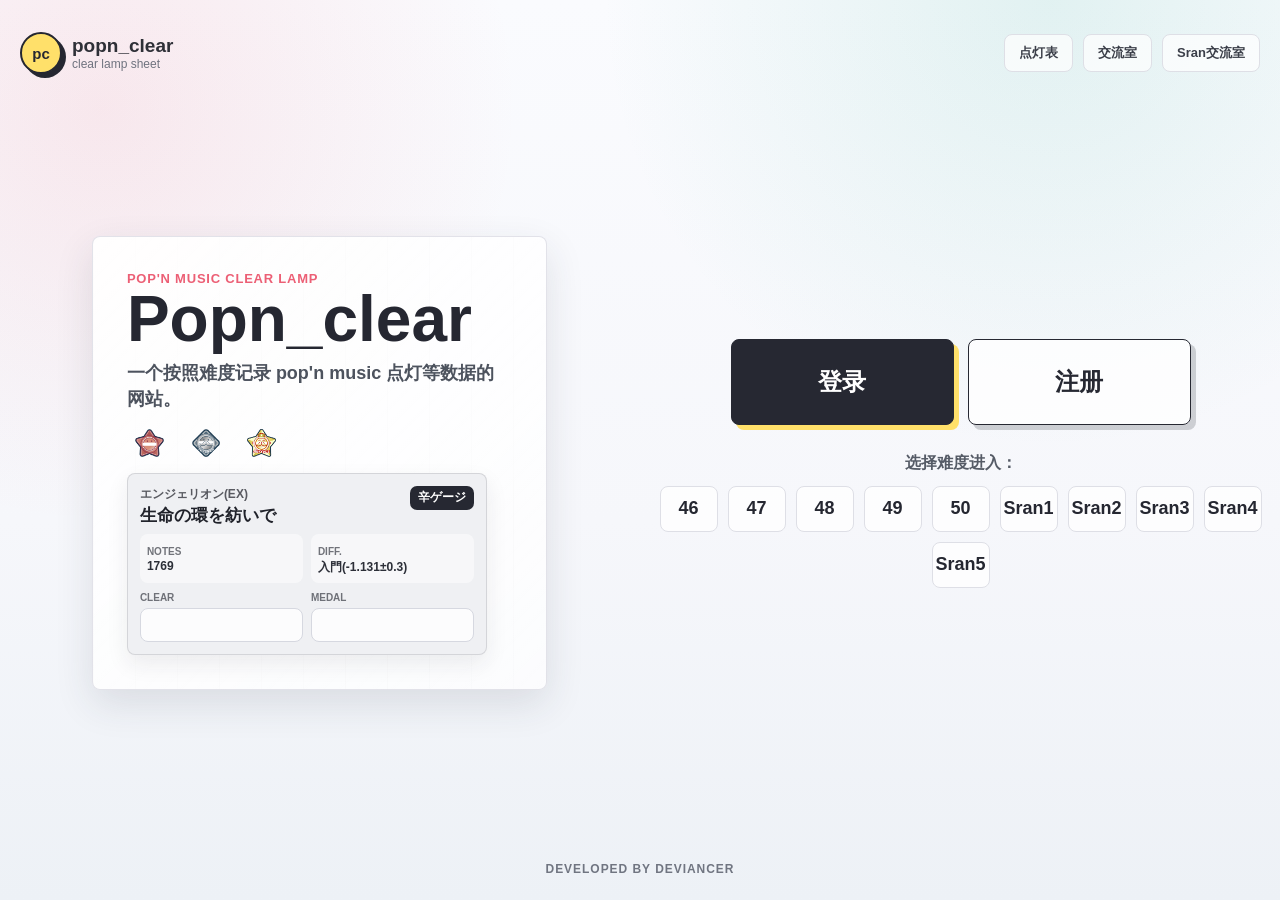
<file: index.html>
<!doctype html>
<html lang="zh-CN">
  <head>
    <meta charset="utf-8" />
    <meta name="viewport" content="width=device-width, initial-scale=1" />
    <title>popn_clear</title>
    <link rel="stylesheet" href="./styles.css" />
  </head>
  <body>
    <div class="home-shell">
      <header class="home-topbar">
        <a class="brand" href="./index.html" aria-label="popn_clear home">
          <span class="brand-mark">pc</span>
          <span>
            <strong>popn_clear</strong>
            <small>clear lamp sheet</small>
          </span>
        </a>
        <nav class="home-nav" aria-label="main navigation">
          <a href="./sheet.html?level=46">点灯表</a>
          <a href="./lounge.html">交流室</a>
          <a href="./srandom-lounge.html">Sran交流室</a>
        </nav>
      </header>

      <main class="home-hero">
        <section class="hero-copy" aria-label="site intro">
          <div class="hero-card">
            <p class="eyebrow">pop'n music clear lamp</p>
            <h1>Popn_clear</h1>
            <p class="hero-lede">一个按照难度记录 pop'n music 点灯等数据的网站。</p>
            <div class="hero-icons" aria-hidden="true">
              <img src="./icon/c_8.png" alt="" />
              <img src="./icon/c_10.png" alt="" />
              <img src="./icon/c_12.png" alt="" />
            </div>
            <div class="lamp-demo" aria-hidden="true">
              <div class="demo-song-card">
                <div class="demo-card-head">
                  <div>
                    <p>エンジェリオン(EX)</p>
                    <h2>生命の環を紡いで</h2>
                  </div>
                  <span class="demo-danger">辛ゲージ</span>
                </div>
                <div class="demo-meta-grid">
                  <div>
                    <span>Notes</span>
                    <strong>1769</strong>
                  </div>
                  <div>
                    <span>Diff.</span>
                    <strong>入門(-1.131±0.3)</strong>
                  </div>
                </div>
                <div class="demo-control-grid">
                  <div>
                    <span>clear</span>
                    <b class="demo-field demo-field-clear">
                      <i class="demo-clear-clear">clear</i>
                      <i class="demo-clear-fc">full combo</i>
                      <i class="demo-clear-perfect">perfect</i>
                    </b>
                  </div>
                  <div>
                    <span>medal</span>
                    <b class="demo-field demo-medal-field">
                      <img class="demo-medal-clear" src="./icon/c_6.png" alt="" />
                      <img class="demo-medal-fc" src="./icon/c_10.png" alt="" />
                      <img class="demo-medal-perfect" src="./icon/c_12.png" alt="" />
                    </b>
                  </div>
                </div>
              </div>
            </div>
          </div>
        </section>

        <section class="home-actions" aria-label="account and level shortcuts">
          <div class="auth-actions">
            <a class="big-action primary" href="./sheet.html?level=46&auth=login">登录</a>
            <a class="big-action secondary" href="./sheet.html?level=46&auth=register">注册</a>
          </div>

          <div class="quick-entry">
            <span>选择难度进入：</span>
            <div class="quick-levels" aria-label="level shortcuts">
              <a href="./sheet.html?level=46">46</a>
              <a href="./sheet.html?level=47">47</a>
              <a href="./sheet.html?level=48">48</a>
              <a href="./sheet.html?level=49">49</a>
              <a href="./sheet.html?level=50">50</a>
              <a href="./srandom.html?table=1">Sran1</a>
              <a href="./srandom.html?table=2">Sran2</a>
              <a href="./srandom.html?table=3">Sran3</a>
              <a href="./srandom.html?table=4">Sran4</a>
              <a href="./srandom.html?table=5">Sran5</a>
            </div>
          </div>
        </section>
      </main>

      <footer class="site-footer">Developed by deviancer</footer>
    </div>
  </body>
</html>
</file>
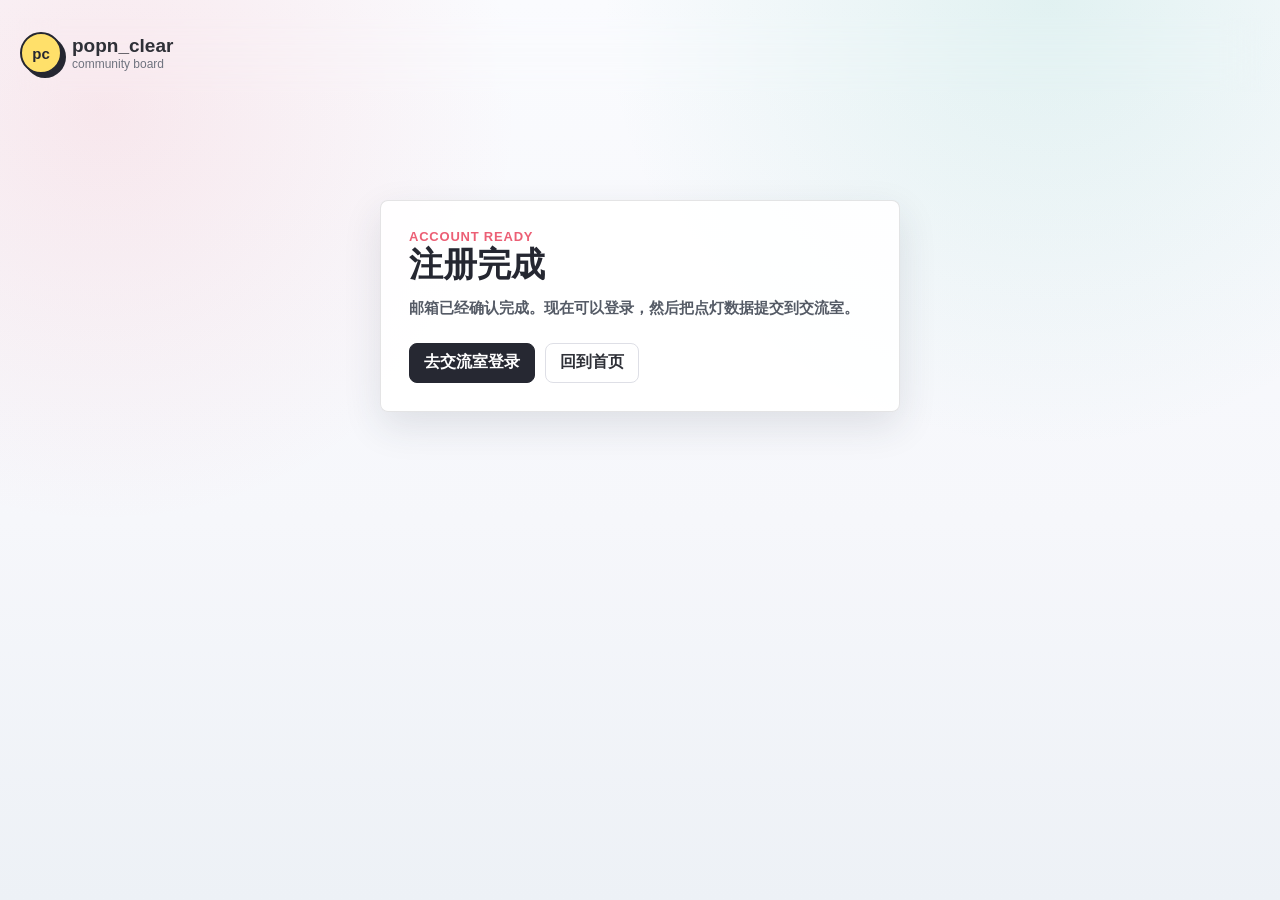
<file: confirm.html>
<!doctype html>
<html lang="zh-CN">
  <head>
    <meta charset="utf-8" />
    <meta name="viewport" content="width=device-width, initial-scale=1" />
    <title>popn_clear - 注册完成</title>
    <link rel="stylesheet" href="./styles.css" />
  </head>
  <body>
    <div class="app-shell confirm-shell">
      <header class="topbar">
        <a class="brand" href="./index.html" aria-label="popn_clear home">
          <span class="brand-mark">pc</span>
          <span>
            <strong>popn_clear</strong>
            <small>community board</small>
          </span>
        </a>
      </header>

      <main class="confirm-panel" aria-live="polite">
        <p class="eyebrow">account ready</p>
        <h1 id="confirm-title">注册完成</h1>
        <p id="confirm-copy">邮箱已经确认完成。现在可以登录，然后把点灯数据提交到交流室。</p>
        <div class="confirm-actions">
          <a class="modal-primary" href="./lounge.html?auth=login">去交流室登录</a>
          <a class="ghost-button" href="./index.html">回到首页</a>
        </div>
      </main>
    </div>

    <script src="./confirm.js"></script>
  </body>
</html>
</file>
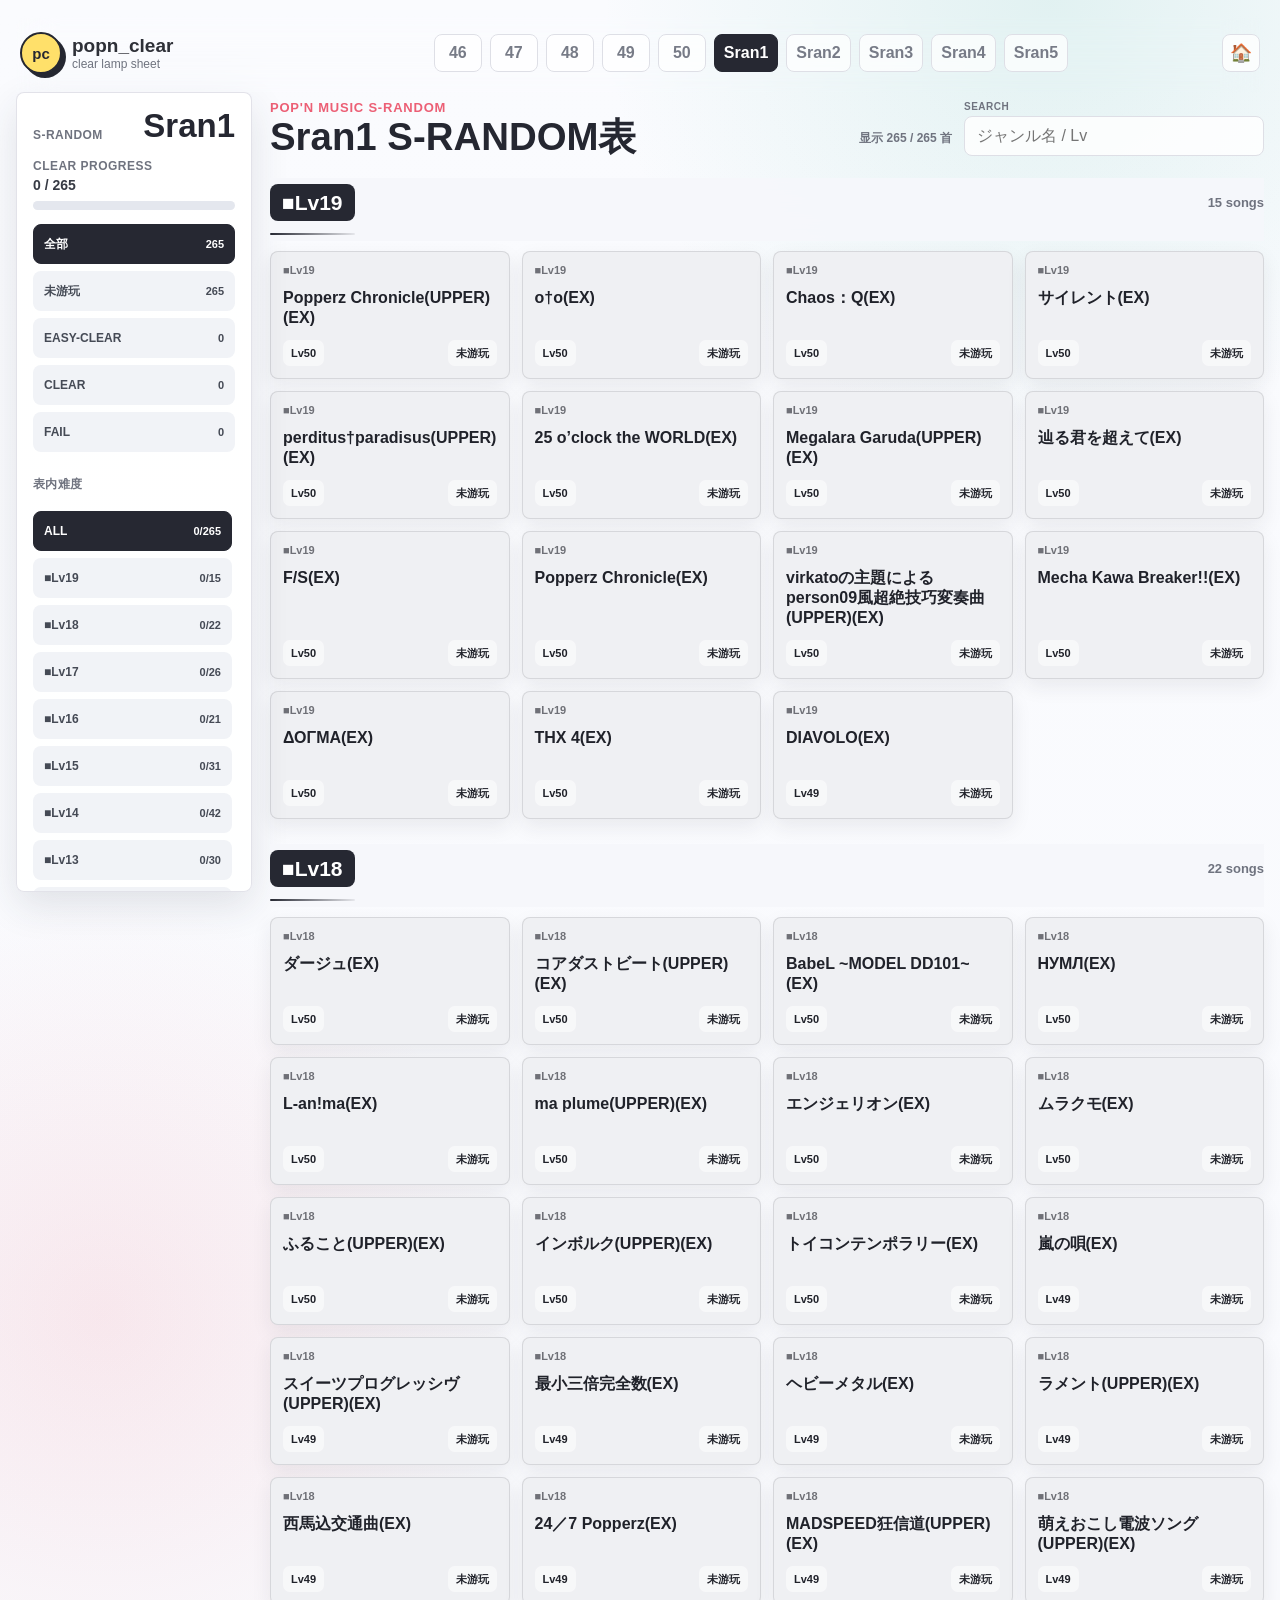
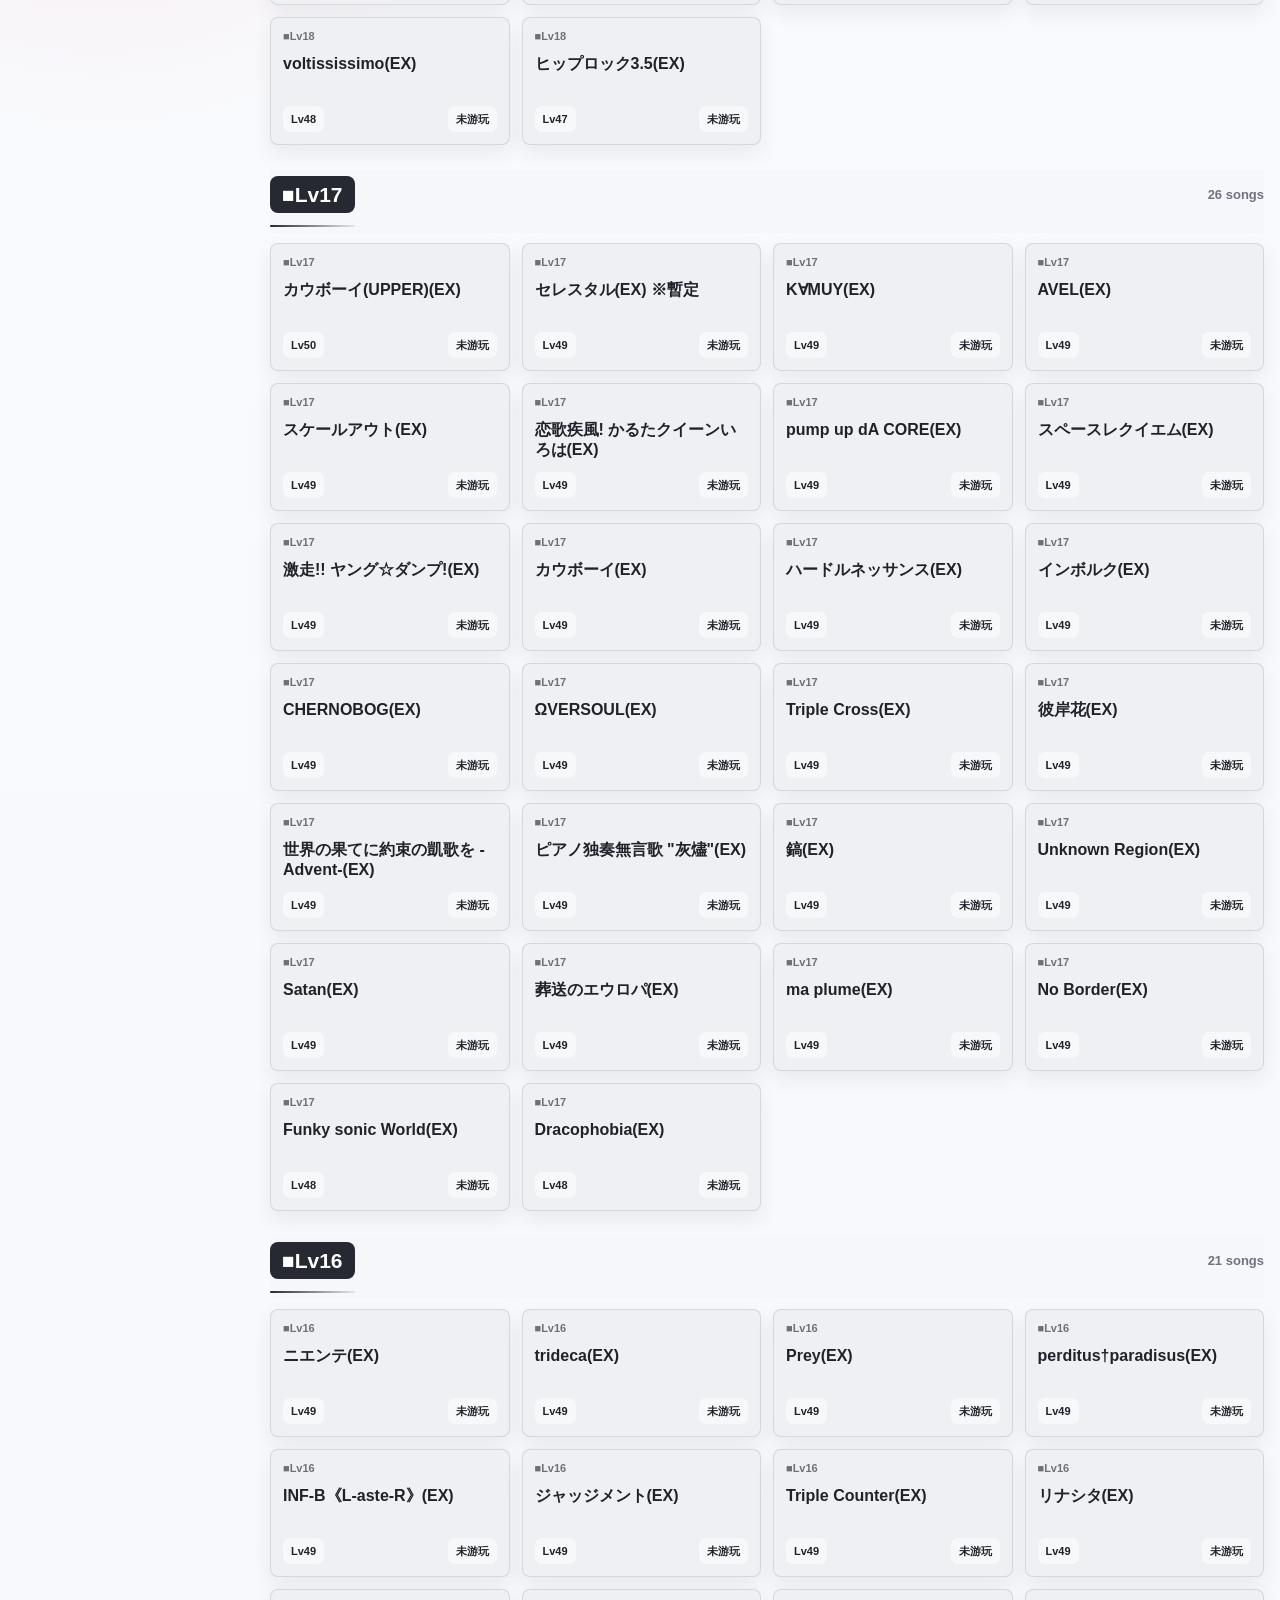
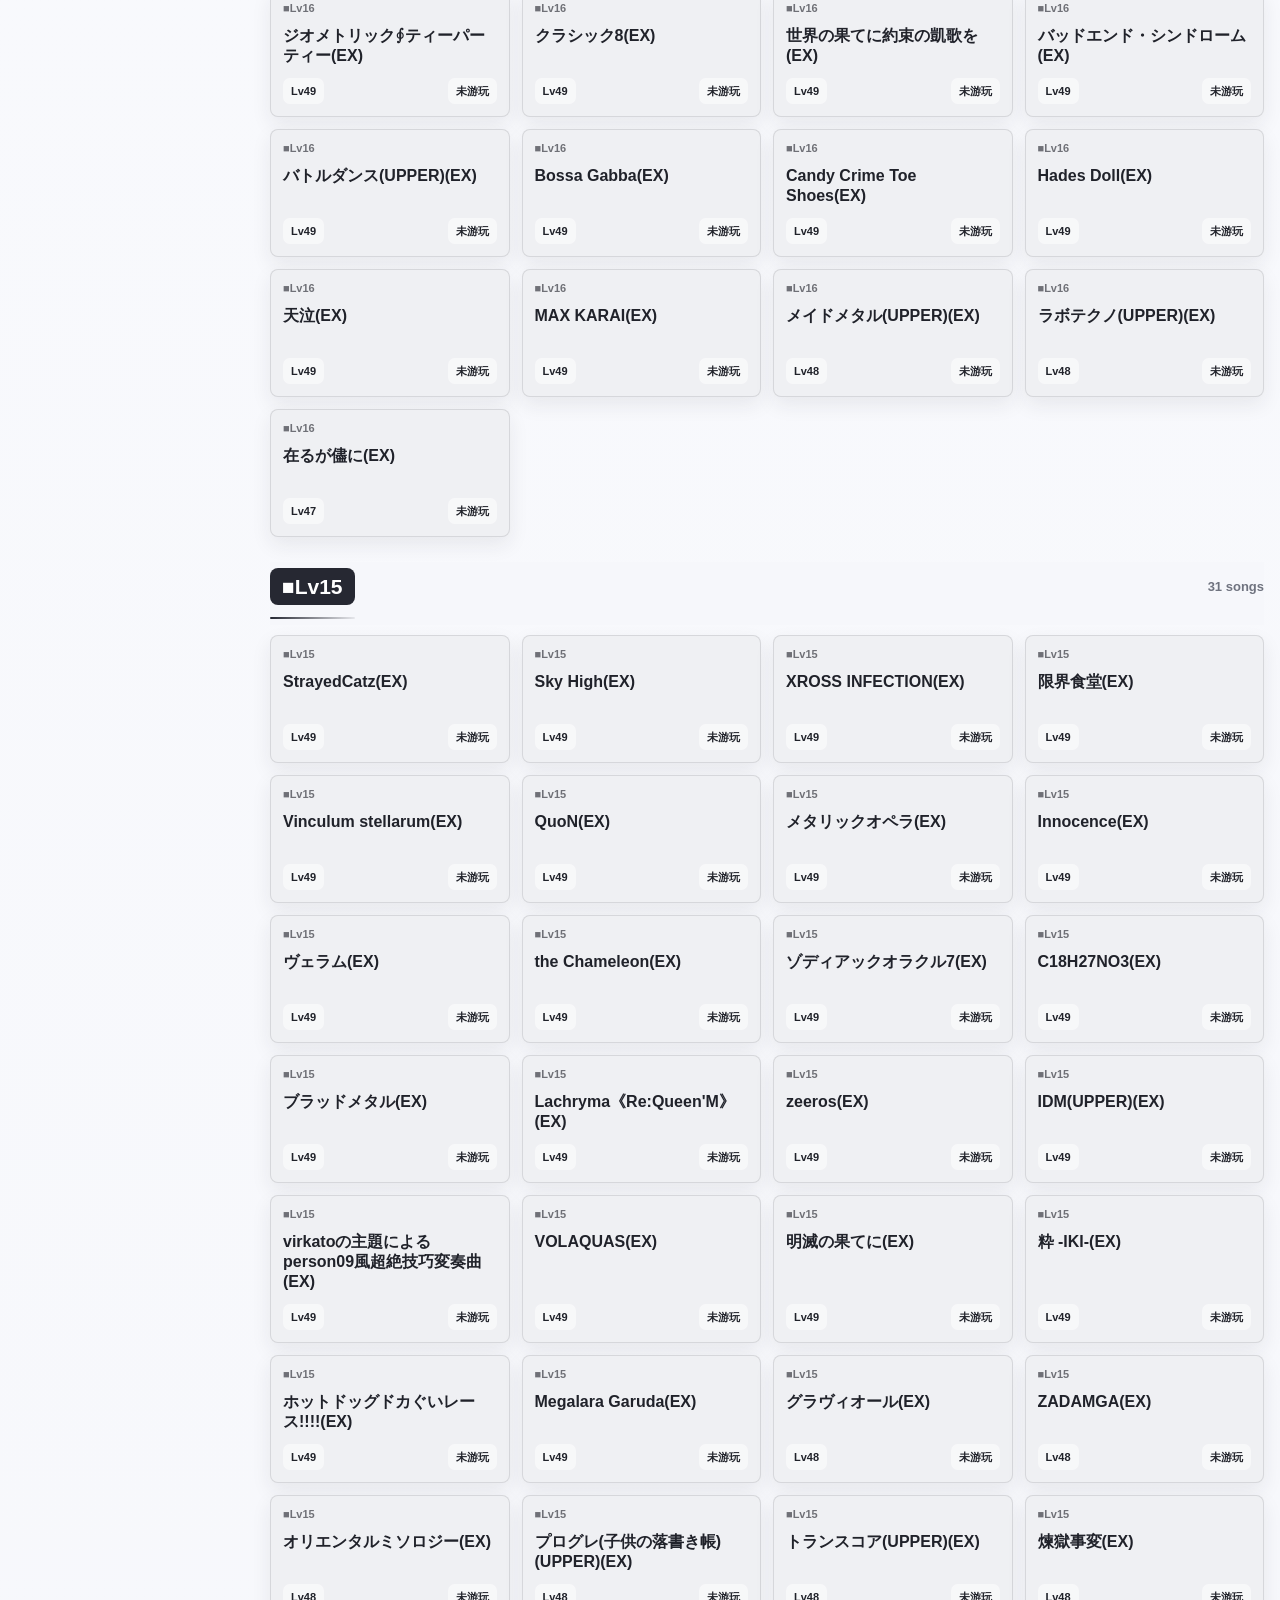
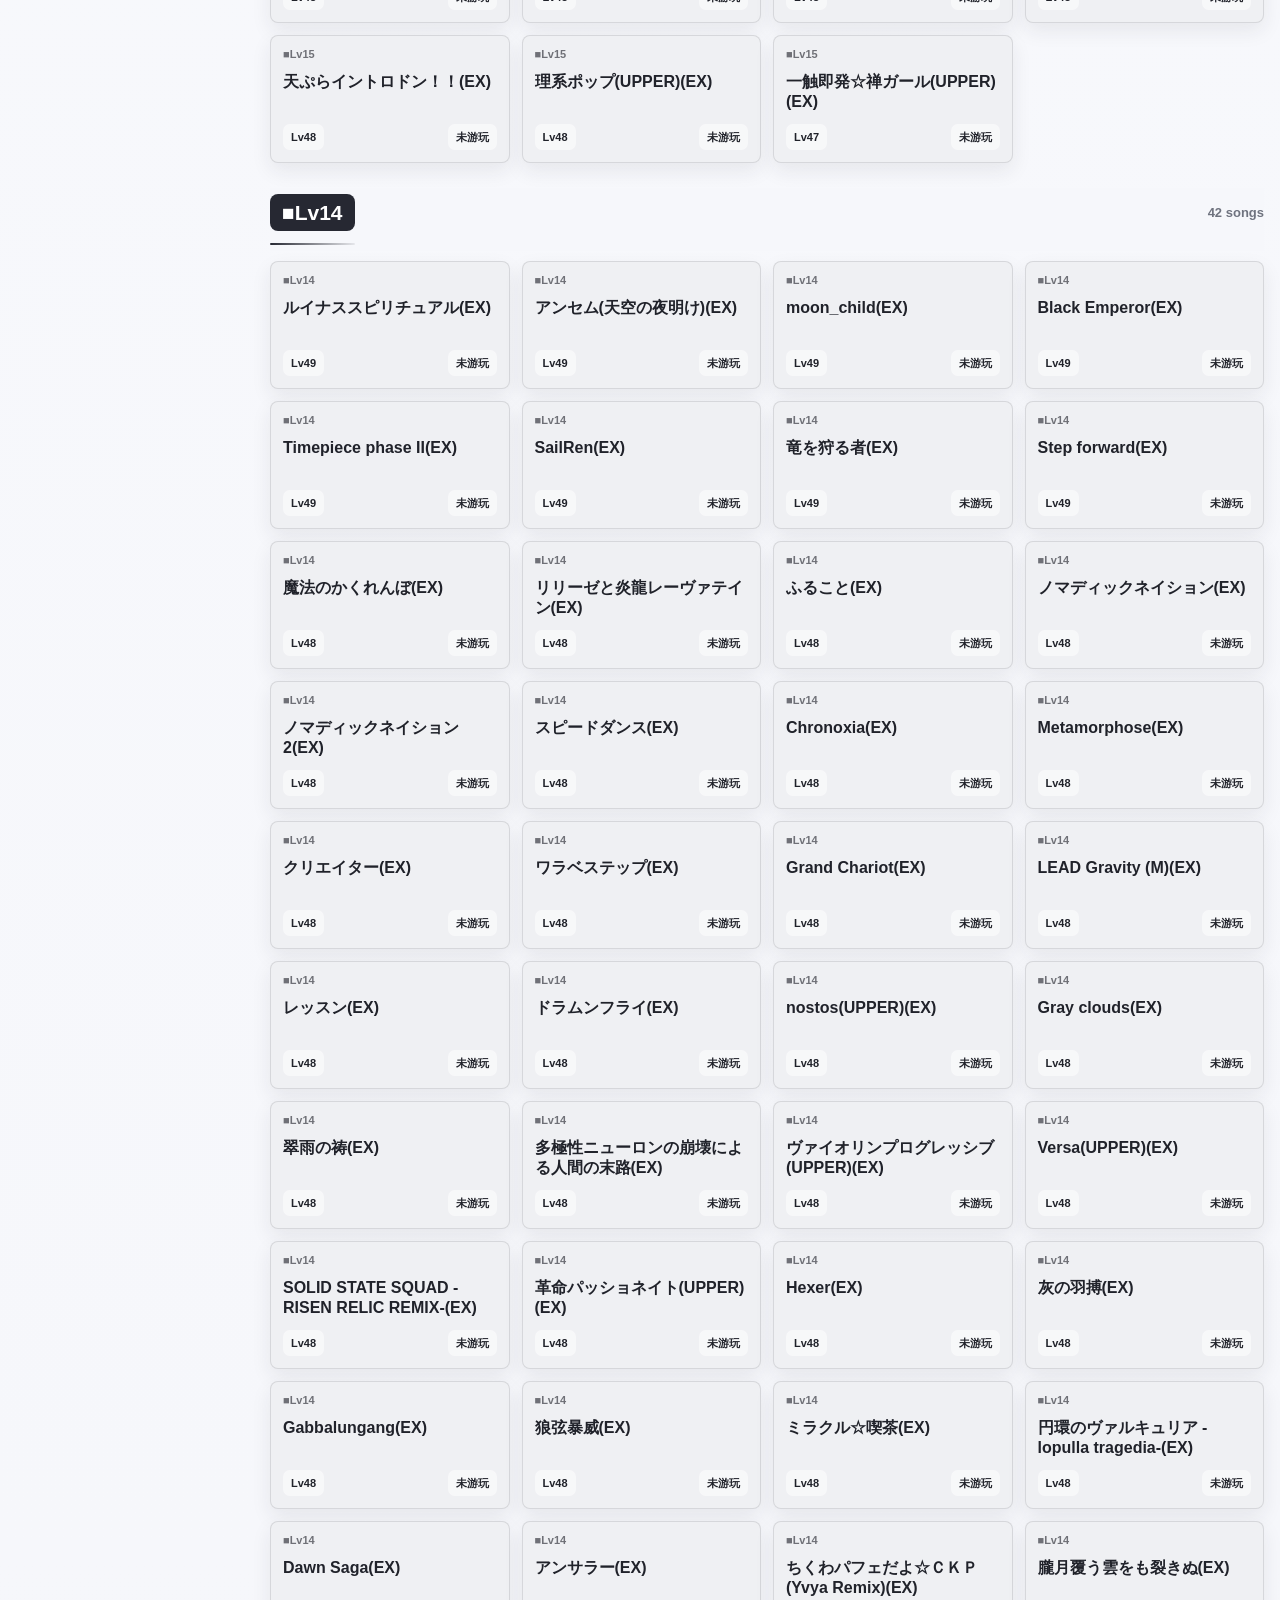
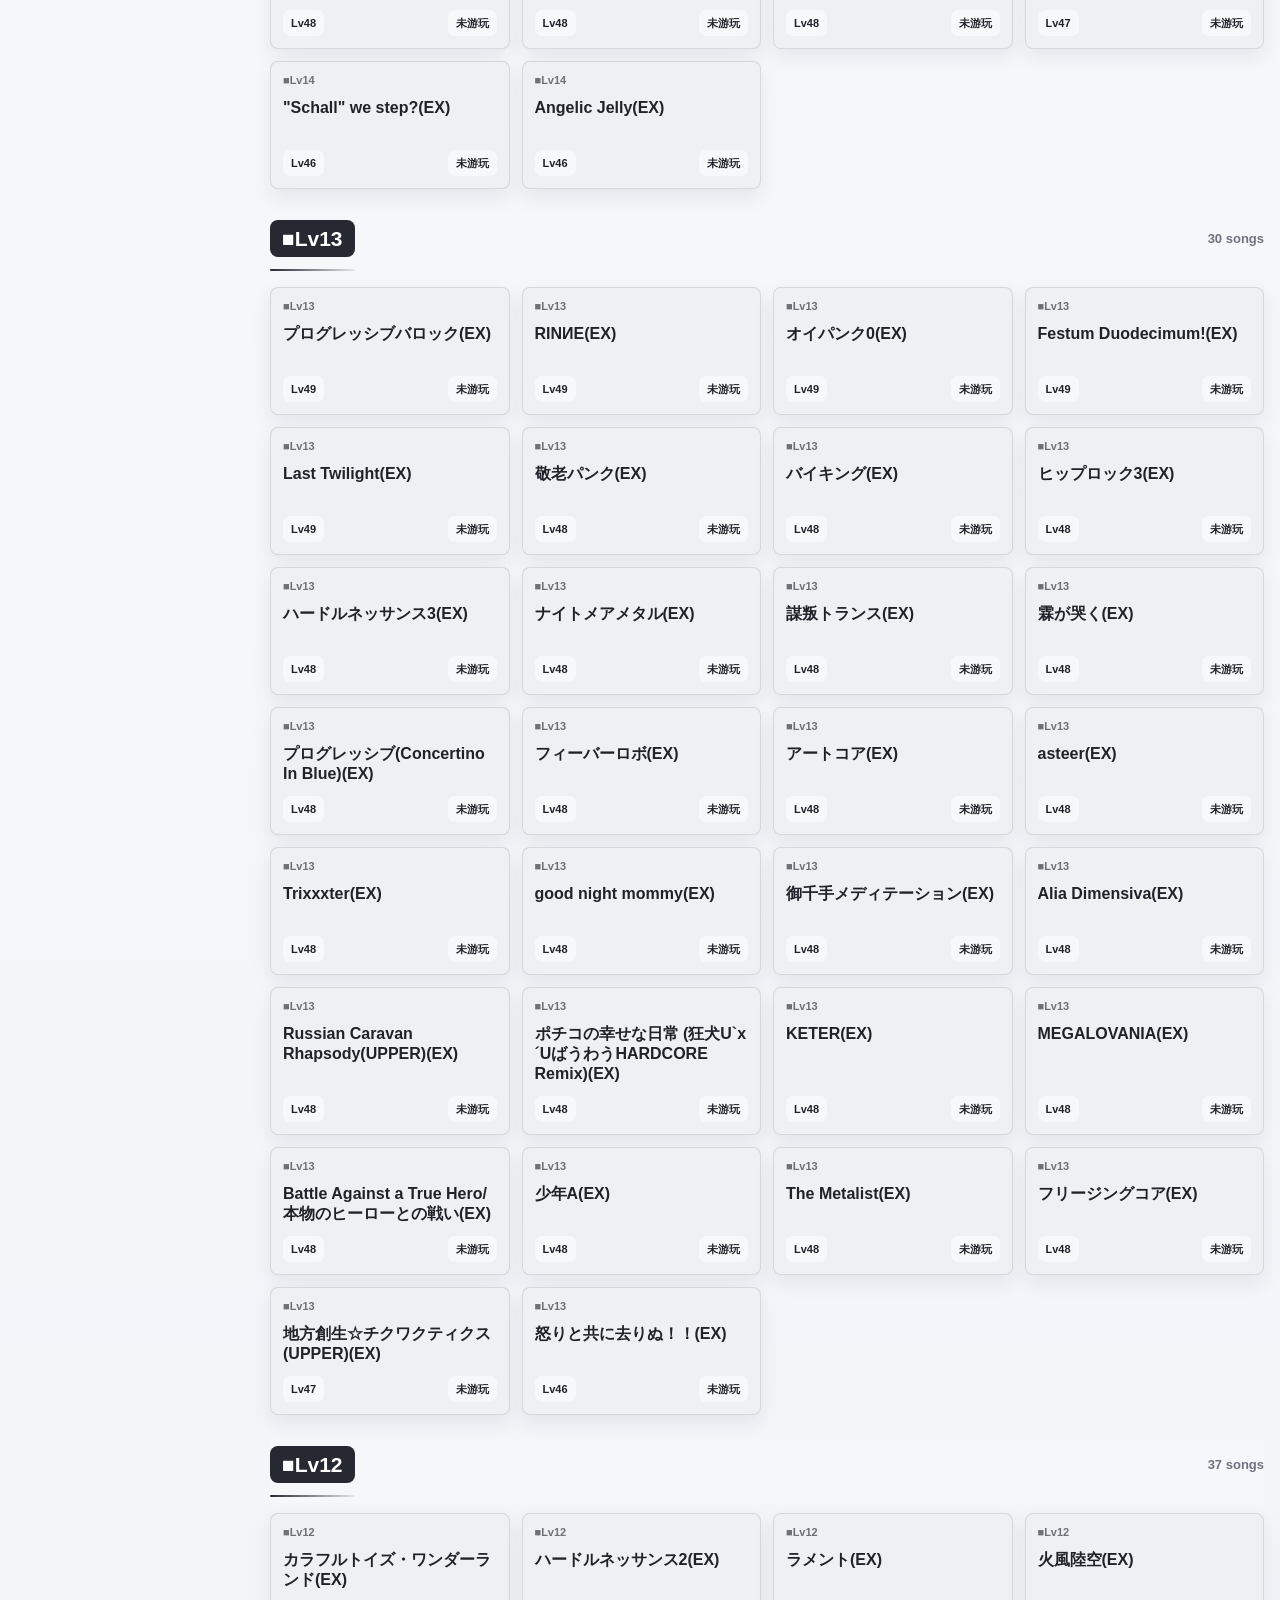
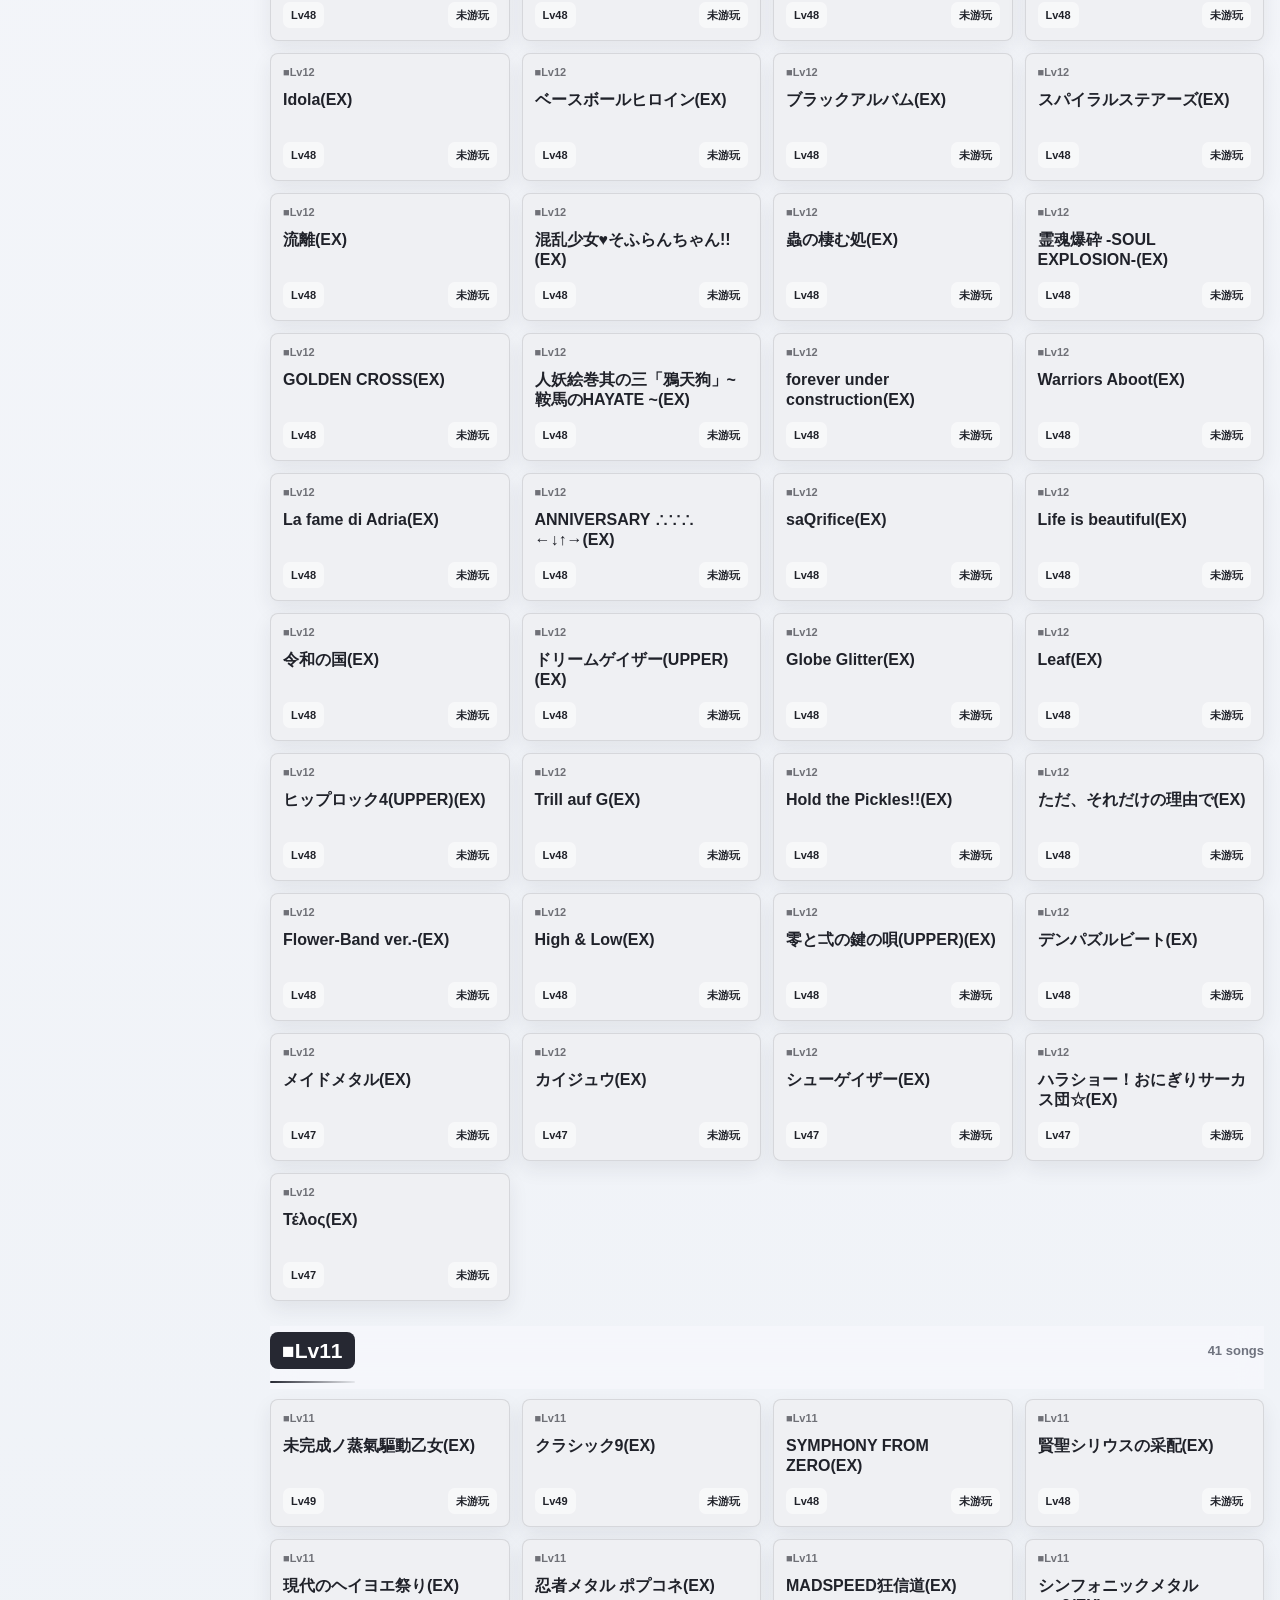
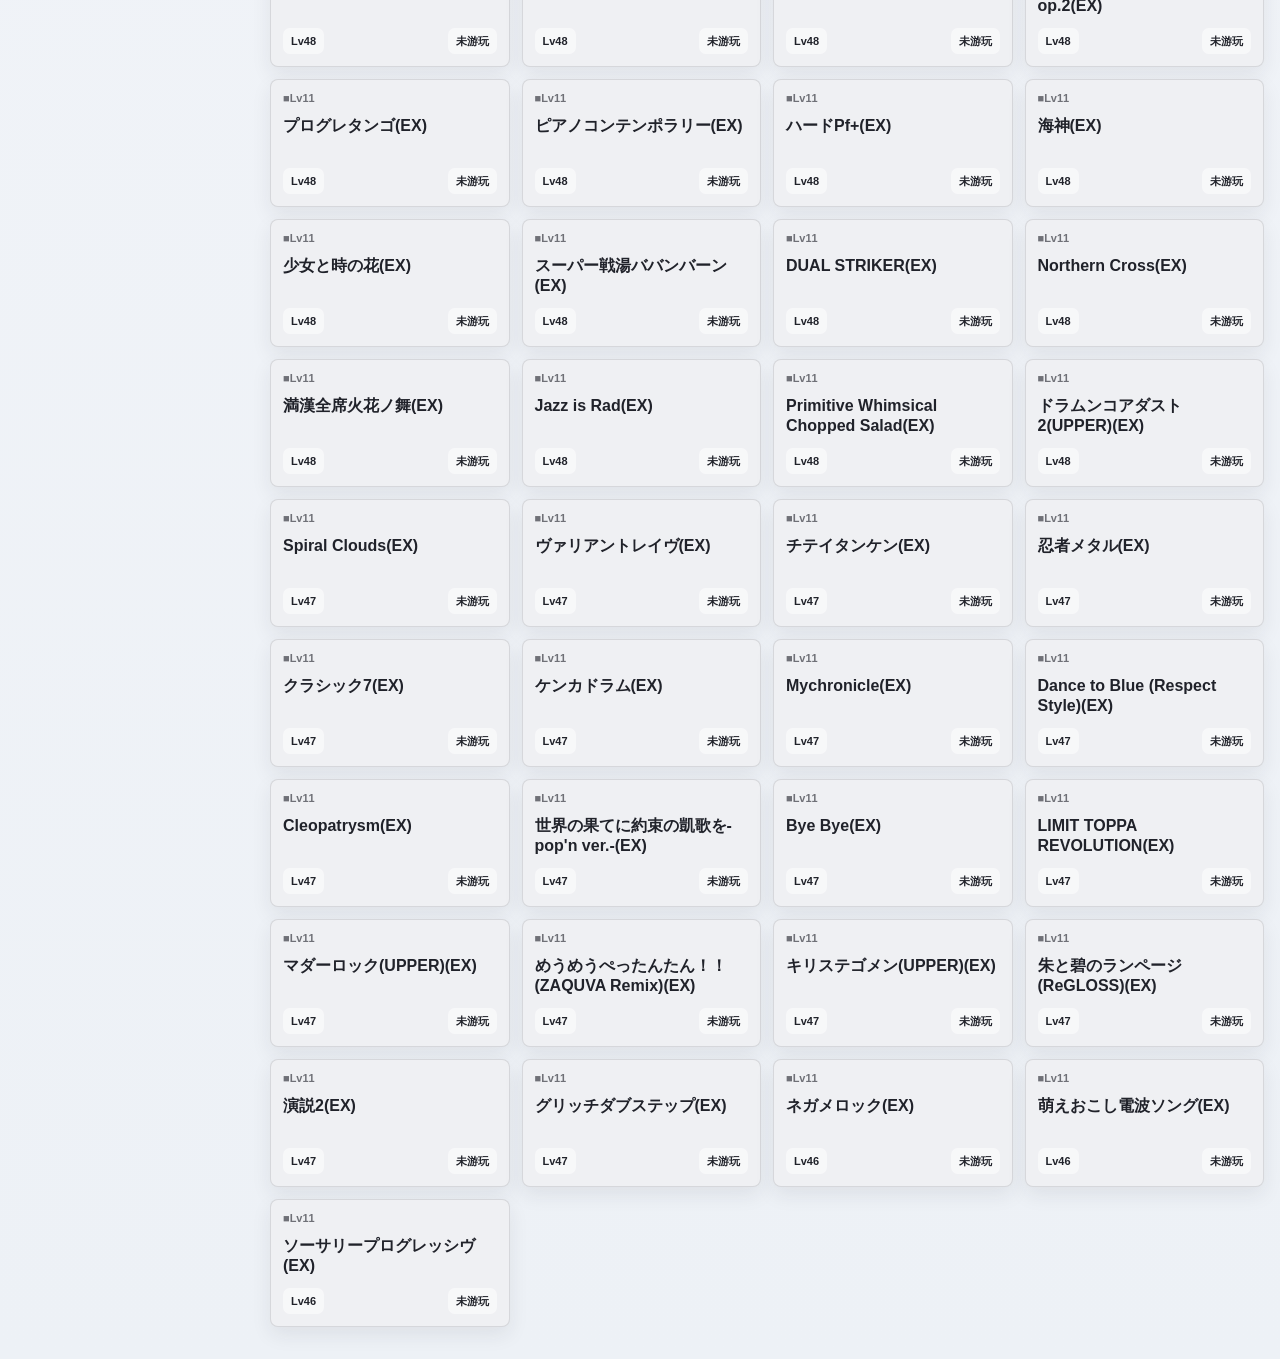
<file: srandom.html>
<!doctype html>
<html lang="zh-CN">
  <head>
    <meta charset="utf-8" />
    <meta name="viewport" content="width=device-width, initial-scale=1" />
    <title>popn_clear - Sran1</title>
    <link rel="stylesheet" href="./styles.css?v=20260817-2" />
    <link rel="stylesheet" href="./srandom.css?v=20260817-2" />
  </head>
  <body>
    <div class="app-shell">
      <header class="topbar">
        <a class="brand" href="./index.html" aria-label="popn_clear home">
          <span class="brand-mark">pc</span>
          <span>
            <strong>popn_clear</strong>
            <small>clear lamp sheet</small>
          </span>
        </a>

        <nav class="level-nav" aria-label="难度表页面">
          <a class="level-pill nav-link-pill muted" href="./sheet.html?level=46">46</a>
          <a class="level-pill nav-link-pill muted" href="./sheet.html?level=47">47</a>
          <a class="level-pill nav-link-pill muted" href="./sheet.html?level=48">48</a>
          <a class="level-pill nav-link-pill muted" href="./sheet.html?level=49">49</a>
          <a class="level-pill nav-link-pill muted" href="./sheet.html?level=50">50</a>
          <a class="level-pill nav-link-pill sran-nav-pill" href="./srandom.html?table=1" data-sran-table="1">Sran1</a>
          <a class="level-pill nav-link-pill sran-nav-pill muted" href="./srandom.html?table=2" data-sran-table="2">Sran2</a>
          <a class="level-pill nav-link-pill sran-nav-pill muted" href="./srandom.html?table=3" data-sran-table="3">Sran3</a>
          <a class="level-pill nav-link-pill sran-nav-pill muted" href="./srandom.html?table=4" data-sran-table="4">Sran4</a>
          <a class="level-pill nav-link-pill sran-nav-pill muted" href="./srandom.html?table=5" data-sran-table="5">Sran5</a>
        </nav>

        <div class="sran-header-actions">
          <a class="icon-button room-button" href="./srandom-lounge.html" aria-label="进入Sran交流室" title="Sran交流室">🏠</a>
        </div>
      </header>

      <main class="sran-layout">
        <aside class="sran-sidebar">
          <div class="sran-table-title">
            <span>S-RANDOM</span>
            <strong id="sran-table-label">Sran1</strong>
          </div>

          <div class="sran-progress">
            <span>Clear progress</span>
            <strong id="sran-progress-label">0 / 0</strong>
            <div class="sran-progress-track"><span id="sran-progress-bar"></span></div>
          </div>

          <div class="sran-status-filters" id="sran-status-filters" aria-label="状态筛选"></div>

          <div class="sran-group-wrap">
            <h2 class="sran-sidebar-heading">表内难度</h2>
            <div class="sran-group-filters" id="sran-group-filters"></div>
          </div>
        </aside>

        <section class="sran-content" aria-label="S-RANDOM歌曲记录">
          <div class="sran-toolbar">
            <div>
              <p class="eyebrow">pop'n music S-RANDOM</p>
              <h1 id="sran-page-title">Sran1 S-RANDOM表</h1>
            </div>
            <div class="sran-toolbar-actions">
              <span class="sran-result-summary" id="sran-result-summary">显示 0 / 0 首</span>
              <label class="sran-search-box">
                <span>Search</span>
                <input id="sran-search" type="search" placeholder="ジャンル名 / Lv" />
              </label>
            </div>
          </div>

          <div class="sran-song-list" id="sran-song-list" aria-live="polite"></div>
        </section>
      </main>
    </div>

    <script src="./srandom-data.js?v=20260817-2"></script>
    <script src="./srandom.js?v=20260817-2"></script>
  </body>
</html>
</file>
<file: styles.css>
:root {
  color-scheme: light;
  --ink: #2e3037;
  --muted: #6f737f;
  --line: #dedfe6;
  --page: #f6f7fb;
  --panel: #ffffff;
  --default-song: #eff0f3;
  --clear: #bd806b;
  --clear-green: #00a842;
  --clear-orange: #ffeecc;
  --fail: #5f7f99;
  --fc: #9aa5ad;
  --perfect: #d2b56f;
  --accent: #ec5f75;
  --mint: #4bb7a5;
  --blue: #467cc3;
  --shadow: 0 14px 38px rgba(43, 47, 62, 0.12);
  --sticky-major-top: 82px;
  --sticky-minor-top: 132px;
}

* {
  box-sizing: border-box;
}

[hidden] {
  display: none !important;
}

html {
  min-width: 320px;
}

body {
  margin: 0;
  min-height: 100vh;
  background:
    radial-gradient(circle at 8% 12%, rgba(236, 95, 117, 0.12), transparent 26rem),
    radial-gradient(circle at 82% 0%, rgba(75, 183, 165, 0.14), transparent 28rem),
    linear-gradient(180deg, #fafbfe 0%, var(--page) 58%, #edf1f6 100%);
  color: var(--ink);
  font-family:
    "Inter", "Segoe UI", "Hiragino Kaku Gothic ProN", "Yu Gothic", Meiryo,
    sans-serif;
}

button,
input,
select,
textarea {
  font: inherit;
}

.app-shell {
  width: min(1560px, calc(100% - 32px));
  margin: 0 auto;
  padding: 18px 0 32px;
}

.topbar {
  position: sticky;
  top: 0;
  z-index: 20;
  display: grid;
  grid-template-columns: minmax(180px, 260px) 1fr auto;
  gap: 18px;
  align-items: center;
  padding: 14px 4px 18px;
  backdrop-filter: blur(18px);
}

.brand {
  display: inline-flex;
  gap: 10px;
  align-items: center;
  min-width: 0;
  color: inherit;
  text-decoration: none;
}

.brand-mark {
  display: grid;
  width: 42px;
  height: 42px;
  place-items: center;
  border: 2px solid #252731;
  border-radius: 50%;
  background: #ffe06a;
  box-shadow: 4px 4px 0 #252731;
  color: #252731;
  font-size: 15px;
  font-weight: 900;
  letter-spacing: 0;
}

.brand strong {
  display: block;
  font-size: 19px;
}

.brand small {
  display: block;
  color: var(--muted);
  font-size: 12px;
}

.level-nav {
  display: flex;
  gap: 8px;
  justify-content: center;
  min-width: 0;
  overflow-x: auto;
  padding: 2px;
}

.level-pill,
.ghost-button {
  border: 1px solid var(--line);
  border-radius: 8px;
  background: rgba(255, 255, 255, 0.72);
  color: var(--ink);
  cursor: pointer;
  font-weight: 800;
  text-decoration: none;
}

.level-pill {
  width: 48px;
  height: 38px;
}

.level-pill.sran-nav-pill {
  width: auto;
  min-width: 60px;
  flex: 0 0 auto;
  padding: 0 9px;
}

.level-pill.active {
  border-color: #262832;
  background: #262832;
  color: #fff;
}

.level-pill.muted {
  color: #777b87;
}

.level-pill:disabled {
  cursor: not-allowed;
  opacity: 0.42;
}

.profile-chip {
  display: inline-flex;
  gap: 8px;
  align-items: center;
  justify-self: end;
  min-height: 38px;
  padding: 9px 12px;
  border: 1px solid var(--line);
  border-radius: 999px;
  background: rgba(255, 255, 255, 0.78);
  color: #555b66;
  cursor: pointer;
  font-weight: 700;
}

.profile-dot {
  width: 10px;
  height: 10px;
  border-radius: 50%;
  background: var(--mint);
}

.profile-actions {
  position: relative;
  display: inline-flex;
  gap: 8px;
  align-items: center;
  justify-self: end;
}

.sync-actions {
  display: flex;
  gap: 6px;
  align-items: center;
}

.sync-button {
  display: inline-flex;
  gap: 5px;
  align-items: center;
  min-height: 38px;
  padding: 0 10px;
  border: 1px solid var(--line);
  border-radius: 8px;
  background: rgba(255, 255, 255, 0.78);
  color: #3b3f49;
  cursor: pointer;
  font-size: 12px;
  font-weight: 900;
  white-space: nowrap;
}

.sync-button span {
  display: grid;
  width: 20px;
  height: 20px;
  place-items: center;
  border-radius: 6px;
  background: #262832;
  color: #fff;
  font-size: 13px;
  line-height: 1;
}

.icon-button {
  display: inline-grid;
  width: 38px;
  height: 38px;
  place-items: center;
  border: 1px solid var(--line);
  border-radius: 8px;
  background: rgba(255, 255, 255, 0.78);
  color: #252731;
  font-size: 18px;
  line-height: 1;
  text-decoration: none;
}

.icon-button:hover,
.sync-button:hover,
.profile-chip:hover,
.profile-chip[aria-expanded="true"] {
  border-color: #262832;
  box-shadow: 3px 3px 0 #262832;
}

.profile-menu {
  position: relative;
}

.profile-dropdown {
  position: absolute;
  top: calc(100% + 10px);
  right: 0;
  z-index: 40;
  display: grid;
  width: 244px;
  gap: 6px;
  padding: 8px;
  border: 1px solid rgba(32, 34, 42, 0.16);
  border-radius: 8px;
  background: rgba(255, 255, 255, 0.96);
  box-shadow: var(--shadow);
}

.profile-dropdown::before {
  position: absolute;
  top: -7px;
  right: 24px;
  width: 12px;
  height: 12px;
  border-top: 1px solid rgba(32, 34, 42, 0.16);
  border-left: 1px solid rgba(32, 34, 42, 0.16);
  background: rgba(255, 255, 255, 0.96);
  content: "";
  transform: rotate(45deg);
}

.profile-dropdown button {
  display: grid;
  grid-template-columns: 34px 1fr;
  gap: 9px;
  align-items: center;
  width: 100%;
  min-height: 54px;
  padding: 8px;
  border: 1px solid transparent;
  border-radius: 8px;
  background: transparent;
  color: #3b3f49;
  cursor: pointer;
  text-align: left;
}

.profile-dropdown button:hover {
  border-color: var(--line);
  background: #f4f5f9;
}

.menu-icon {
  display: grid;
  width: 30px;
  height: 30px;
  place-items: center;
  border-radius: 8px;
  background: #262832;
  color: #fff;
  font-size: 11px;
  font-weight: 900;
}

.profile-dropdown strong,
.profile-dropdown small {
  display: block;
}

.profile-dropdown strong {
  color: #252731;
  font-size: 13px;
}

.profile-dropdown small {
  margin-top: 2px;
  color: var(--muted);
  font-size: 11px;
  font-weight: 800;
}

.main-grid {
  display: grid;
  grid-template-columns: 236px minmax(0, 1fr);
  gap: 18px;
  align-items: start;
}

.side-panel {
  position: sticky;
  top: 80px;
  display: flex;
  max-height: calc(100vh - 98px);
  flex-direction: column;
  overflow: hidden;
  padding: 16px;
  border: 1px solid rgba(222, 223, 230, 0.88);
  border-radius: 8px;
  background: rgba(255, 255, 255, 0.84);
  box-shadow: var(--shadow);
}

.level-title {
  display: flex;
  align-items: end;
  justify-content: space-between;
  margin-bottom: 14px;
}

.level-title span {
  color: var(--muted);
  font-size: 13px;
  font-weight: 800;
}

.level-title strong {
  color: #252731;
  font-size: 54px;
  line-height: 0.82;
}

.progress-box {
  margin-bottom: 16px;
  color: var(--muted);
  font-size: 13px;
  font-weight: 800;
}

.progress-track {
  height: 9px;
  margin-top: 8px;
  overflow: hidden;
  border-radius: 999px;
  background: #e4e7ee;
}

.progress-track span {
  display: block;
  width: 0%;
  height: 100%;
  border-radius: inherit;
  background: linear-gradient(90deg, var(--clear-green), var(--perfect), var(--accent));
}

.sort-button {
  display: grid;
  grid-template-columns: auto auto;
  gap: 10px;
  align-items: center;
  width: fit-content;
  min-height: 40px;
  margin-bottom: 12px;
  padding: 6px 2px;
  border: 0;
  border-radius: 8px;
  background: transparent;
  color: #3b3f49;
  cursor: pointer;
  text-align: left;
}

.sort-button:hover {
  color: #11131a;
}

.sort-button span {
  color: var(--muted);
  font-size: 12px;
  font-weight: 900;
}

.sort-button strong {
  display: grid;
  width: 26px;
  height: 26px;
  place-items: center;
  border-radius: 50%;
  background: #262832;
  color: #fff;
  font-size: 16px;
  line-height: 1;
}

.lamp-chart {
  display: grid;
  grid-template-columns: 86px 1fr;
  gap: 12px;
  align-items: center;
  margin-top: 16px;
  padding-top: 16px;
  border-top: 1px solid var(--line);
}

.pie-chart {
  position: relative;
  width: 86px;
  aspect-ratio: 1;
  border-radius: 50%;
  background: conic-gradient(#dfe2ea 0% 100%);
  box-shadow: inset 0 0 0 1px rgba(38, 40, 50, 0.08);
}

.pie-chart::after {
  position: absolute;
  inset: 24px;
  border-radius: 50%;
  background: #fff;
  content: "";
}

.pie-legend {
  display: grid;
  gap: 5px;
}

.pie-legend span {
  display: grid;
  grid-template-columns: 10px 1fr auto;
  gap: 6px;
  align-items: center;
  color: #555b66;
  font-size: 11px;
  font-weight: 800;
}

.pie-legend i {
  width: 10px;
  height: 10px;
  border-radius: 50%;
}

.pie-legend b,
.pie-legend em {
  font-style: normal;
  font-weight: 800;
}

.group-list {
  display: grid;
  min-height: 0;
  overflow: auto;
  overscroll-behavior: contain;
  padding-right: 4px;
  gap: 8px;
}

.group-list::-webkit-scrollbar,
.activity-box::-webkit-scrollbar {
  width: 8px;
}

.group-list::-webkit-scrollbar-thumb,
.activity-box::-webkit-scrollbar-thumb {
  border-radius: 999px;
  background: rgba(32, 34, 42, 0.22);
}

.group-row {
  display: grid;
  grid-template-columns: minmax(0, 1fr) 34px;
  gap: 6px;
  align-items: stretch;
}

.group-button {
  display: grid;
  grid-template-columns: 1fr auto;
  gap: 10px;
  align-items: center;
  width: 100%;
  min-height: 44px;
  padding: 9px 10px;
  border: 1px solid transparent;
  border-radius: 8px;
  background: #f4f5f9;
  color: #3b3f49;
  cursor: pointer;
  text-align: left;
}

.collapse-button {
  display: grid;
  min-width: 32px;
  min-height: 32px;
  place-items: center;
  border: 1px solid var(--line);
  border-radius: 8px;
  background: rgba(255, 255, 255, 0.84);
  color: #3b3f49;
  cursor: pointer;
  font-weight: 900;
}

.collapse-button:hover {
  border-color: #262832;
}

.group-button.major {
  margin-top: 4px;
  background: #ebeef5;
}

.group-button.minor {
  min-height: 34px;
  margin-left: 14px;
  width: calc(100% - 14px);
  padding: 7px 9px;
  background: #f8f9fc;
}

.group-button.minor strong {
  padding-left: 6px;
  border-left: 3px solid #cfd4df;
}

.group-button.active {
  border-color: #262832;
  background: #fff;
  box-shadow: 3px 3px 0 #262832;
}

.group-button.lamp-fail,
.group-button.lamp-clear,
.group-button.lamp-fc,
.group-button.lamp-perfect {
  border-color: rgba(32, 34, 42, 0.18);
  color: #20222a;
}

.group-button.lamp-fail {
  background: var(--fail);
  color: #fff;
}

.group-button.lamp-clear {
  background: var(--clear);
}

.group-button.lamp-fc {
  background: var(--fc);
}

.group-button.lamp-perfect {
  background: var(--perfect);
}

.group-button.lamp-fail span,
.group-button.lamp-fail strong {
  color: #fff;
}

.group-button.lamp-clear span,
.group-button.lamp-fc span,
.group-button.lamp-perfect span {
  color: rgba(32, 34, 42, 0.68);
}

.group-button strong {
  overflow: hidden;
  font-size: 14px;
  text-overflow: ellipsis;
  white-space: nowrap;
}

.group-button span {
  color: var(--muted);
  font-size: 12px;
  font-weight: 800;
}

.song-area {
  min-width: 0;
}

.toolbar {
  display: grid;
  grid-template-columns: minmax(0, 1fr) auto;
  column-gap: 16px;
  align-items: end;
}

.toolbar-heading {
  margin-bottom: 14px;
  padding: 18px 4px 8px;
}

.toolbar-actions-slot {
  display: contents;
}

.eyebrow {
  margin: 0 0 3px;
  color: var(--accent);
  font-size: 13px;
  font-weight: 900;
  letter-spacing: 0.06em;
  text-transform: uppercase;
}

h1 {
  margin: 0;
  font-size: clamp(28px, 4vw, 48px);
  line-height: 1;
  letter-spacing: 0;
}

.toolbar-actions {
  display: flex;
  gap: 10px;
  align-items: end;
  margin-bottom: 14px;
  padding: 0 4px 8px 0;
}

.batch-toggle {
  display: inline-flex;
  gap: 7px;
  align-items: center;
  justify-content: center;
  min-height: 36px;
  padding: 0 12px;
  border: 1px solid var(--line);
  border-radius: 8px;
  background: rgba(255, 255, 255, 0.78);
  color: #3b3f49;
  cursor: pointer;
  white-space: nowrap;
}

.batch-toggle span {
  display: grid;
  width: 20px;
  height: 20px;
  place-items: center;
  border-radius: 6px;
  background: #262832;
  color: #fff;
  font-size: 12px;
  font-weight: 900;
}

.batch-toggle strong {
  font-size: 12px;
  font-weight: 900;
}

.batch-toggle:hover,
.batch-toggle[aria-pressed="true"] {
  border-color: #262832;
  box-shadow: 3px 3px 0 #262832;
}

.batch-toggle[aria-pressed="true"] {
  background: #262832;
  color: #fff;
}

.batch-toggle[aria-pressed="true"] span {
  background: var(--accent);
}

.search-box {
  display: grid;
  gap: 5px;
  min-width: 240px;
}

.search-box span,
.control-grid span {
  color: var(--muted);
  font-size: 11px;
  font-weight: 900;
  letter-spacing: 0.04em;
  text-transform: uppercase;
}

.search-box input,
.control-grid input,
.control-grid select {
  width: 100%;
  height: 36px;
  border: 1px solid #d6d8e0;
  border-radius: 8px;
  background: rgba(255, 255, 255, 0.82);
  color: var(--ink);
}

.search-box input {
  padding: 0 12px;
}

.ghost-button {
  display: inline-grid;
  place-items: center;
  height: 36px;
  padding: 0 14px;
}

.legend {
  display: flex;
  flex-wrap: wrap;
  gap: 8px;
  margin-bottom: 14px;
}

.legend span {
  display: inline-flex;
  gap: 6px;
  align-items: center;
  padding: 7px 9px;
  border: 1px solid var(--line);
  border-radius: 999px;
  background: rgba(255, 255, 255, 0.72);
  color: #555b66;
  font-size: 12px;
  font-weight: 800;
}

.legend-dot {
  width: 11px;
  height: 11px;
  border-radius: 50%;
}

.legend-dot.clear {
  background: var(--clear);
}

.legend-dot.clear-orange {
  background: var(--clear-orange);
}

.legend-dot.fail {
  background: var(--fail);
}

.legend-dot.fc {
  background: var(--fc);
}

.legend-dot.perfect {
  background: var(--perfect);
}

.song-sections {
  display: grid;
  grid-column: 1 / -1;
  gap: 24px;
}

.song-section {
  min-width: 0;
}

.section-heading {
  position: sticky;
  display: grid;
  grid-template-columns: auto 1fr auto auto auto;
  gap: 12px;
  align-items: center;
  margin: 6px 0 12px;
  padding: 6px 0;
  background: rgba(246, 247, 251, 0.92);
  backdrop-filter: blur(12px);
}

.major-section {
  margin-top: 8px;
}

.major-section > .section-heading {
  top: var(--sticky-major-top);
  z-index: 14;
  margin: 10px 0 8px;
}

.major-section > .section-heading h2 {
  padding: 8px 12px;
  border-radius: 8px;
  background: #262832;
  color: #fff;
  font-size: 24px;
}

.major-section > .section-heading::before {
  height: 3px;
  background: linear-gradient(90deg, #262832, rgba(38, 40, 50, 0.1));
}

.major-section > .song-list {
  display: grid;
  grid-template-columns: 1fr;
  gap: 8px;
}

.minor-section {
  margin-top: 8px;
}

.minor-section .section-heading {
  top: var(--sticky-minor-top);
  z-index: 13;
  margin: 8px 0 10px;
}

.minor-section .section-heading h2 {
  color: #3c414d;
  font-size: 17px;
}

.minor-section .section-heading::before {
  height: 1px;
  background: linear-gradient(90deg, #8f98a8, rgba(143, 152, 168, 0.08));
}

.section-heading::before {
  grid-column: 2;
  height: 2px;
  border-radius: 999px;
  background: linear-gradient(90deg, #262832, rgba(38, 40, 50, 0.08));
  content: "";
}

.section-heading h2 {
  grid-column: 1;
  grid-row: 1;
  margin: 0;
  color: #252731;
  font-size: 20px;
  line-height: 1;
  letter-spacing: 0;
}

.section-heading span {
  grid-column: 3;
  color: var(--muted);
  font-size: 14px;
  font-weight: 900;
}

.section-heading .collapse-button {
  grid-column: auto;
  width: 40px;
  min-height: 38px;
  font-size: 18px;
}

.batch-section-select {
  grid-column: auto;
  min-height: 38px;
  padding: 0 10px;
  border: 1px solid var(--line);
  border-radius: 8px;
  background: rgba(255, 255, 255, 0.88);
  color: #3b3f49;
  cursor: pointer;
  font-size: 11px;
  font-weight: 900;
  white-space: nowrap;
}

.batch-section-select:hover,
.batch-section-select.has-selection {
  border-color: #262832;
  box-shadow: 2px 2px 0 #262832;
}

.batch-section-select[aria-pressed="true"] {
  background: #262832;
  color: #fff;
}

.song-section.collapsed .section-heading {
  margin-bottom: 6px;
}

.song-section.collapsed > .song-list {
  display: none;
}

.song-list {
  display: grid;
  grid-template-columns: repeat(4, minmax(0, 1fr));
  gap: 12px;
}

.song-card {
  position: relative;
  display: flex;
  min-height: 218px;
  flex-direction: column;
  justify-content: space-between;
  padding: 12px;
  border: 1px solid rgba(32, 34, 42, 0.12);
  border-radius: 8px;
  background: var(--song-bg, var(--default-song));
  box-shadow: 0 9px 22px rgba(39, 44, 57, 0.08);
  transition:
    background-color 160ms ease,
    transform 160ms ease,
    box-shadow 160ms ease;
}

.song-card:hover {
  transform: translateY(-2px);
  box-shadow: 0 15px 30px rgba(39, 44, 57, 0.13);
}

.card-select {
  position: absolute;
  top: 10px;
  left: 10px;
  z-index: 2;
  display: none;
  width: 28px;
  height: 28px;
  place-items: center;
  padding: 0;
  border: 2px solid rgba(38, 40, 50, 0.46);
  border-radius: 8px;
  background: rgba(255, 255, 255, 0.9);
  color: #fff;
  cursor: pointer;
}

.card-select span {
  font-size: 16px;
  font-weight: 900;
  line-height: 1;
}

.batch-mode .card-select {
  display: grid;
}

.batch-mode .song-card.is-selectable {
  cursor: pointer;
}

.batch-mode .song-card.is-selectable .song-head > div:first-child {
  padding-left: 34px;
}

.batch-mode .song-card.is-selectable .control-grid {
  opacity: 0.44;
  pointer-events: none;
}

.batch-mode .song-card.is-selectable:hover {
  transform: translateY(-2px) scale(1.008);
}

.batch-mode .song-card.is-selected {
  border-color: #262832;
  outline: 3px solid #262832;
  outline-offset: -3px;
  box-shadow: 5px 5px 0 #262832, 0 16px 30px rgba(39, 44, 57, 0.16);
}

.batch-mode .song-card.is-selected .card-select {
  border-color: #262832;
  background: #262832;
}

.card-select:focus-visible,
.batch-toggle:focus-visible,
.batch-section-select:focus-visible,
.batch-panel button:focus-visible,
.batch-panel select:focus-visible {
  outline: 3px solid rgba(236, 95, 117, 0.46);
  outline-offset: 2px;
}

.batch-mode .app-shell {
  padding-bottom: 168px;
}

.batch-panel {
  position: fixed;
  right: 16px;
  bottom: 16px;
  left: 16px;
  z-index: 30;
  display: grid;
  grid-template-columns: auto minmax(390px, 1fr) auto;
  gap: 10px 16px;
  align-items: end;
  width: min(1180px, calc(100% - 32px));
  margin: 0 auto;
  padding: 14px;
  border: 1px solid rgba(32, 34, 42, 0.18);
  border-radius: 10px;
  background: rgba(255, 255, 255, 0.96);
  box-shadow: 0 18px 48px rgba(31, 35, 48, 0.24), 4px 4px 0 #262832;
  backdrop-filter: blur(18px);
}

.batch-panel-summary {
  display: flex;
  gap: 9px;
  align-items: center;
  min-width: 176px;
}

.batch-panel-mark {
  display: grid;
  flex: 0 0 auto;
  width: 34px;
  height: 34px;
  place-items: center;
  border-radius: 8px;
  background: #262832;
  color: #fff;
  font-size: 17px;
  font-weight: 900;
}

.batch-panel-summary strong,
.batch-panel-summary small {
  display: block;
}

.batch-panel-summary strong {
  color: #252731;
  font-size: 15px;
}

.batch-panel-summary small {
  max-width: 245px;
  margin-top: 2px;
  color: var(--muted);
  font-size: 10px;
  font-weight: 800;
  line-height: 1.25;
}

.batch-fields {
  display: grid;
  grid-template-columns: repeat(3, minmax(116px, 1fr));
  gap: 8px;
}

.batch-fields label {
  display: grid;
  gap: 4px;
  min-width: 0;
}

.batch-fields span {
  color: var(--muted);
  font-size: 10px;
  font-weight: 900;
  letter-spacing: 0.04em;
  text-transform: uppercase;
}

.batch-fields select {
  width: 100%;
  height: 36px;
  min-width: 0;
  padding: 0 9px;
  border: 1px solid #d6d8e0;
  border-radius: 8px;
  background: #f8f9fc;
  color: #252731;
  font-size: 12px;
  font-weight: 800;
}

.batch-panel-actions {
  display: flex;
  gap: 7px;
  align-items: center;
}

.batch-panel-actions button,
.batch-feedback button {
  min-height: 36px;
  padding: 0 10px;
  border: 1px solid var(--line);
  border-radius: 8px;
  cursor: pointer;
  font-size: 11px;
  font-weight: 900;
  white-space: nowrap;
}

.batch-secondary,
.batch-exit,
.batch-feedback button {
  background: #f4f5f9;
  color: #3b3f49;
}

.batch-apply {
  border-color: #262832 !important;
  background: #262832;
  color: #fff;
}

.batch-exit {
  width: 36px;
  padding: 0 !important;
  font-size: 20px !important;
  line-height: 1;
}

.batch-panel button:disabled {
  cursor: not-allowed;
  opacity: 0.42;
}

.batch-feedback {
  grid-column: 1 / -1;
  display: flex;
  gap: 10px;
  align-items: center;
  justify-content: flex-end;
  min-height: 30px;
  padding-top: 8px;
  border-top: 1px solid var(--line);
  color: #4f5561;
  font-size: 12px;
  font-weight: 800;
}

.batch-feedback button {
  min-height: 28px;
  border-color: #262832;
  background: #fff;
}

.song-main {
  display: grid;
  grid-template-columns: minmax(0, 1fr) 58px;
  gap: 10px;
  align-items: stretch;
}

.song-content {
  min-width: 0;
}

.song-head {
  display: flex;
  gap: 8px;
  align-items: flex-start;
  justify-content: space-between;
  min-height: 58px;
}

.genre {
  margin: 0 0 3px;
  color: rgba(30, 32, 40, 0.7);
  font-size: 12px;
  font-weight: 900;
}

.title {
  margin: 0;
  color: #20222a;
  font-size: 17px;
  line-height: 1.15;
  letter-spacing: 0;
  overflow-wrap: anywhere;
}

.danger-badge {
  flex: 0 0 auto;
  padding: 4px 6px;
  border-radius: 6px;
  background: #262832;
  color: #fff;
  font-size: 11px;
  font-weight: 900;
}

.meta-grid {
  display: grid;
  grid-template-columns: minmax(54px, 1fr) minmax(0, 2fr);
  gap: 6px;
  margin: 10px 0;
}

.meta-grid div {
  min-width: 0;
  padding: 6px;
  border-radius: 7px;
  background: rgba(255, 255, 255, 0.48);
}

.meta-grid dt {
  margin: 0 0 2px;
  color: rgba(41, 44, 54, 0.62);
  font-size: 10px;
  font-weight: 900;
  text-transform: uppercase;
}

.meta-grid dd {
  margin: 0;
  overflow: hidden;
  color: #2c2f38;
  font-size: 12px;
  font-weight: 900;
  text-overflow: ellipsis;
  white-space: nowrap;
}

.diff-cell dd {
  white-space: normal;
}

.control-grid {
  display: grid;
  grid-template-columns: repeat(2, minmax(0, 1fr));
  gap: 8px;
}

.control-grid label {
  display: grid;
  gap: 4px;
  min-width: 0;
}

.control-grid select,
.control-grid input {
  padding: 0 8px;
}

.icon-rail {
  display: grid;
  gap: 8px;
  align-items: center;
  justify-items: center;
  align-content: start;
  min-width: 0;
  padding-top: 4px;
}

.icon-rail img {
  max-width: 54px;
  max-height: 32px;
  object-fit: contain;
  image-rendering: auto;
}

.unrecorded-badge {
  display: inline-grid;
  min-width: 52px;
  min-height: 24px;
  place-items: center;
  padding: 0 6px;
  border: 1px solid rgba(32, 34, 42, 0.14);
  border-radius: 7px;
  background: rgba(255, 255, 255, 0.64);
  color: #3d424d;
  font-size: 12px;
  font-style: italic;
  font-weight: 900;
  line-height: 1;
  white-space: nowrap;
}

.song-card.status-clear {
  --song-bg: var(--clear);
}

.song-card.status-clear-green {
  --song-bg: var(--clear-green);
}

.song-card.status-clear-orange {
  --song-bg: var(--clear-orange);
}

.song-card.status-fail {
  --song-bg: var(--fail);
}

.song-card.status-fc {
  --song-bg: var(--fc);
}

.song-card.status-perfect {
  --song-bg: var(--perfect);
}

.song-card.status-clear-green,
.song-card.status-fail,
.song-card.status-fc {
  color: #11151b;
}

.song-card.status-fail .genre,
.song-card.status-fail .title,
.song-card.status-fail .meta-grid dd,
.song-card.status-fail .meta-grid dt,
.song-card.status-fail .control-grid span {
  color: #fff;
}

.song-card.status-fail .meta-grid div,
.song-card.status-fail .control-grid input,
.song-card.status-fail .control-grid select {
  background: rgba(255, 255, 255, 0.18);
  color: #fff;
}

.song-card.status-fail option {
  color: #20222a;
}

.nav-link-pill {
  display: inline-grid;
  width: auto;
  min-width: 48px;
  place-items: center;
  padding: 0 12px;
  text-decoration: none;
  white-space: nowrap;
}

.home-shell {
  display: flex;
  width: min(1480px, calc(100% - 32px));
  min-height: 100vh;
  flex-direction: column;
  margin: 0 auto;
  padding: 18px 0 20px;
}

.home-topbar {
  display: flex;
  gap: 18px;
  align-items: center;
  justify-content: space-between;
  padding: 14px 4px 18px;
}

.home-nav {
  display: flex;
  gap: 10px;
  align-items: center;
}

.home-nav a {
  display: inline-grid;
  min-height: 38px;
  place-items: center;
  padding: 0 14px;
  border: 1px solid var(--line);
  border-radius: 8px;
  background: rgba(255, 255, 255, 0.72);
  color: #3b3f49;
  font-size: 13px;
  font-weight: 900;
  text-decoration: none;
}

.home-hero {
  display: grid;
  flex: 1;
  grid-template-columns: minmax(0, 1fr) minmax(320px, 1fr);
  gap: 34px;
  align-items: center;
  min-height: 620px;
  padding: 16px 0 34px;
}

.hero-copy,
.home-actions {
  display: grid;
  align-items: center;
  justify-items: center;
}

.hero-card {
  position: relative;
  display: flex;
  width: min(75%, 520px);
  min-width: 360px;
  min-height: 0;
  flex-direction: column;
  justify-content: start;
  overflow: hidden;
  padding: clamp(24px, 3vw, 34px);
  border: 1px solid rgba(222, 223, 230, 0.88);
  border-radius: 8px;
  background:
    linear-gradient(135deg, rgba(255, 255, 255, 0.92), rgba(255, 255, 255, 0.72)),
    repeating-linear-gradient(90deg, rgba(38, 40, 50, 0.045) 0 1px, transparent 1px 42px);
  box-shadow: var(--shadow);
}

.hero-card h1 {
  margin: 0;
  color: #252731;
  font-size: clamp(42px, 5vw, 64px);
  line-height: 0.96;
}

.hero-lede {
  max-width: 24rem;
  margin: 10px 0 0;
  color: #4d535e;
  font-size: clamp(15px, 1.5vw, 18px);
  font-weight: 800;
  line-height: 1.45;
}

.hero-icons {
  display: flex;
  gap: 10px;
  align-items: center;
  margin-top: 16px;
}

.hero-icons img {
  width: 46px;
  height: 28px;
  object-fit: contain;
}

.lamp-demo {
  display: grid;
  width: min(100%, 360px);
  margin-top: 16px;
}

.demo-song-card {
  display: grid;
  gap: 9px;
  padding: 12px;
  border: 1px solid rgba(32, 34, 42, 0.13);
  border-radius: 8px;
  background: var(--default-song);
  box-shadow: 0 9px 22px rgba(39, 44, 57, 0.08);
  animation: demo-card-bg 5.4s steps(1, end) infinite;
}

.demo-card-head {
  display: grid;
  grid-template-columns: minmax(0, 1fr) auto;
  gap: 8px;
  align-items: start;
}

.demo-card-head p {
  margin: 0 0 3px;
  color: rgba(30, 32, 40, 0.72);
  font-size: 12px;
  font-weight: 900;
}

.demo-card-head h2 {
  margin: 0;
  color: #20222a;
  font-size: 17px;
  line-height: 1.15;
  letter-spacing: 0;
}

.demo-danger {
  display: inline-grid;
  min-height: 24px;
  place-items: center;
  padding: 0 8px;
  border-radius: 7px;
  font-size: 12px;
  font-weight: 900;
  white-space: nowrap;
}

.demo-danger {
  background: #262832;
  color: #fff;
}

.demo-meta-grid,
.demo-control-grid {
  display: grid;
  grid-template-columns: repeat(2, minmax(0, 1fr));
  gap: 8px;
}

.demo-meta-grid div {
  min-width: 0;
  padding: 7px;
  border-radius: 8px;
  background: rgba(255, 255, 255, 0.5);
}

.demo-control-grid div {
  display: grid;
  gap: 5px;
  min-width: 0;
}

.demo-meta-grid span,
.demo-control-grid span {
  color: rgba(41, 44, 54, 0.65);
  font-size: 10px;
  font-weight: 900;
  text-transform: uppercase;
}

.demo-meta-grid strong {
  display: block;
  overflow: hidden;
  color: #2c2f38;
  font-size: 12px;
  font-weight: 900;
  text-overflow: ellipsis;
  white-space: nowrap;
}

.demo-field {
  position: relative;
  display: grid;
  height: 34px;
  min-height: 34px;
  place-items: center;
  overflow: hidden;
  border: 1px solid #d6d8e0;
  border-radius: 8px;
  background: rgba(255, 255, 255, 0.82);
  color: #3d424d;
  font-size: 13px;
  font-weight: 800;
  line-height: 1;
}

.demo-field i {
  position: absolute;
  inset: 0;
  display: grid;
  place-items: center;
  font-style: normal;
  opacity: 0;
}

.demo-clear-clear {
  animation: demo-status-clear 5.4s steps(1, end) infinite;
}

.demo-clear-fc {
  animation: demo-status-fc 5.4s steps(1, end) infinite;
}

.demo-clear-perfect {
  animation: demo-status-perfect 5.4s steps(1, end) infinite;
}

.demo-medal-field img {
  position: absolute;
  top: 50%;
  left: 50%;
  width: 34px;
  height: 34px;
  max-width: 34px;
  max-height: 34px;
  opacity: 0;
  object-fit: contain;
  transform: translate(-50%, -50%);
}

.demo-medal-clear {
  animation: demo-status-clear 5.4s steps(1, end) infinite;
}

.demo-medal-fc {
  animation: demo-status-fc 5.4s steps(1, end) infinite;
}

.demo-medal-perfect {
  animation: demo-status-perfect 5.4s steps(1, end) infinite;
}

@keyframes demo-status-clear {
  0%,
  33.333% {
    opacity: 1;
  }

  33.334%,
  100% {
    opacity: 0;
  }
}

@keyframes demo-status-fc {
  0%,
  33.333% {
    opacity: 0;
  }

  33.334%,
  66.666% {
    opacity: 1;
  }

  66.667%,
  100% {
    opacity: 0;
  }
}

@keyframes demo-status-perfect {
  0%,
  66.666% {
    opacity: 0;
  }

  66.667%,
  100% {
    opacity: 1;
  }
}

@keyframes demo-card-bg {
  0%,
  33.333% {
    background: var(--clear);
  }

  33.334%,
  66.666% {
    background: var(--fc);
  }

  66.667%,
  100% {
    background: var(--perfect);
  }
}

.home-actions {
  gap: 28px;
}

.auth-actions {
  display: grid;
  width: min(460px, 100%);
  grid-template-columns: repeat(2, minmax(0, 1fr));
  gap: 14px;
}

.big-action {
  display: grid;
  min-height: 86px;
  place-items: center;
  border-radius: 8px;
  font-size: 24px;
  font-weight: 900;
  text-decoration: none;
}

.big-action.primary {
  border: 1px solid #262832;
  background: #262832;
  color: #fff;
  box-shadow: 5px 5px 0 #ffe06a;
}

.big-action.secondary {
  border: 1px solid #262832;
  background: rgba(255, 255, 255, 0.82);
  color: #262832;
  box-shadow: 5px 5px 0 rgba(38, 40, 50, 0.2);
}

.quick-entry {
  display: grid;
  gap: 12px;
  justify-items: center;
  color: #555b66;
  font-weight: 900;
}

.quick-levels {
  display: flex;
  flex-wrap: wrap;
  gap: 10px;
  justify-content: center;
}

.quick-levels a {
  display: grid;
  width: 58px;
  height: 46px;
  place-items: center;
  border: 1px solid var(--line);
  border-radius: 8px;
  background: rgba(255, 255, 255, 0.82);
  color: #252731;
  font-size: 18px;
  font-weight: 900;
  text-decoration: none;
}

.quick-levels a:hover,
.home-nav a:hover,
.nav-link-pill:hover {
  border-color: #262832;
  box-shadow: 3px 3px 0 #262832;
}

.site-footer {
  padding: 10px 0 4px;
  color: #707581;
  font-size: 12px;
  font-weight: 800;
  letter-spacing: 0.08em;
  text-align: center;
  text-transform: uppercase;
}

.lounge-shell {
  width: min(1420px, calc(100% - 32px));
}

.lounge-grid {
  display: grid;
  grid-template-columns: minmax(0, 1fr) 360px;
  gap: 18px;
  align-items: start;
}

.lounge-main,
.submit-panel,
.player-detail-panel {
  border: 1px solid rgba(222, 223, 230, 0.88);
  border-radius: 8px;
  background: rgba(255, 255, 255, 0.84);
  box-shadow: var(--shadow);
}

.lounge-main {
  min-width: 0;
  padding: 20px;
}

.room-switcher {
  display: inline-flex;
  gap: 4px;
  margin-bottom: 18px;
  padding: 4px;
  border: 1px solid #d6d8e0;
  border-radius: 10px;
  background: #f0f2f6;
}

.room-switcher a {
  display: inline-grid;
  min-height: 36px;
  padding: 0 15px;
  place-items: center;
  border-radius: 7px;
  color: #686e7a;
  font-size: 13px;
  font-weight: 900;
  text-decoration: none;
}

.room-switcher a.active {
  background: #252731;
  box-shadow: 0 5px 14px rgba(37, 39, 49, 0.16);
  color: #fff;
}

.lounge-heading {
  display: flex;
  gap: 16px;
  align-items: end;
  justify-content: space-between;
  margin-bottom: 16px;
}

.lounge-actions {
  display: flex;
  flex-wrap: wrap;
  gap: 10px;
  justify-content: flex-end;
}

.submit-preview,
.hide-preview {
  min-width: 150px;
}

.level-tabs {
  display: flex;
  gap: 8px;
  margin-bottom: 16px;
  overflow-x: auto;
  padding: 2px;
}

.level-tabs button,
.level-tabs a {
  display: inline-grid;
  width: 52px;
  height: 38px;
  flex: 0 0 auto;
  place-items: center;
  border: 1px solid var(--line);
  border-radius: 8px;
  background: rgba(255, 255, 255, 0.78);
  color: #3b3f49;
  cursor: pointer;
  font-weight: 900;
  text-decoration: none;
  white-space: nowrap;
}

.level-tabs a.sran-lounge-entry {
  width: auto;
  min-width: 112px;
  padding: 0 14px;
}

.level-tabs button.active {
  border-color: #262832;
  background: #262832;
  color: #fff;
}

.rank-table-wrap {
  overflow-x: auto;
}

.rank-table {
  width: 100%;
  min-width: 760px;
  border-collapse: collapse;
}

.rank-table th,
.rank-table td {
  padding: 13px 12px;
  border-bottom: 1px solid var(--line);
  text-align: left;
  white-space: nowrap;
}

.rank-table th {
  color: var(--muted);
  font-size: 12px;
  font-weight: 900;
  letter-spacing: 0.04em;
  text-transform: uppercase;
}

.rank-table td {
  color: #343844;
  font-size: 14px;
  font-weight: 800;
}

.rank-table tbody tr:hover,
.rank-table tbody tr.selected {
  background: rgba(246, 247, 251, 0.9);
}

.rank-table tbody tr.rank-row {
  cursor: pointer;
}

.rank-table tbody tr.selected {
  box-shadow: inset 4px 0 0 #262832;
}

.detail-button {
  min-height: 28px;
  padding: 0 11px;
  border: 1px solid #262832;
  border-radius: 999px;
  background: #fff;
  color: #262832;
  cursor: pointer;
  font-size: 12px;
  font-weight: 900;
}

.detail-button:hover {
  background: #262832;
  color: #fff;
}

.rate-pill {
  display: inline-grid;
  min-width: 68px;
  min-height: 28px;
  place-items: center;
  border-radius: 999px;
  color: #20222a;
  font-size: 12px;
  font-weight: 900;
}

.rate-pill.high {
  background: var(--perfect);
}

.rate-pill.mid {
  background: var(--clear);
}

.rate-pill.low {
  background: var(--fail);
  color: #fff;
}

.lounge-side {
  display: grid;
  gap: 18px;
}

.submit-panel,
.player-detail-panel {
  padding: 18px;
}

.activity-panel {
  margin-top: 22px;
  padding-top: 18px;
  border-top: 1px solid var(--line);
}

.submit-panel h2,
.player-detail-panel h2,
.activity-panel h2 {
  margin: 0;
  color: #252731;
  font-size: 22px;
}

.submit-panel p:not(.eyebrow),
.player-detail-panel p:not(.eyebrow) {
  margin: 12px 0 16px;
  color: #5a606c;
  font-size: 14px;
  font-weight: 700;
  line-height: 1.65;
}

.player-detail-panel {
  position: sticky;
  top: 18px;
}

.detail-empty,
.detail-updated {
  margin-bottom: 0;
}

.detail-summary {
  display: grid;
  gap: 12px;
  margin: 16px 0;
}

.detail-meter {
  height: 10px;
  overflow: hidden;
  border-radius: 999px;
  background: #dfe2ea;
}

.detail-meter span {
  display: block;
  height: 100%;
  border-radius: inherit;
  background: linear-gradient(90deg, var(--clear), var(--fc), var(--perfect));
}

.detail-metrics {
  display: grid;
  grid-template-columns: repeat(2, minmax(0, 1fr));
  gap: 8px;
}

.detail-metrics div {
  display: grid;
  gap: 2px;
  padding: 10px;
  border: 1px solid var(--line);
  border-radius: 8px;
  background: #f8f9fc;
}

.detail-metrics strong {
  color: #252731;
  font-size: 18px;
  line-height: 1;
}

.detail-metrics span {
  color: var(--muted);
  font-size: 11px;
  font-weight: 900;
  letter-spacing: 0.04em;
  text-transform: uppercase;
}

.detail-song-list {
  display: grid;
  max-height: 62vh;
  gap: 8px;
  overflow: auto;
  padding-right: 4px;
}

.detail-song {
  display: grid;
  grid-template-columns: 78px minmax(0, 1fr) auto;
  gap: 9px;
  align-items: center;
  min-height: 54px;
  padding: 9px;
  border: 1px solid #dfe2ea;
  border-left-width: 5px;
  border-radius: 8px;
  background: #fff;
}

.detail-song.detail-fail {
  border-left-color: var(--fail);
}

.detail-song.detail-clear {
  border-left-color: var(--clear);
}

.detail-song.detail-fc {
  border-left-color: var(--fc);
}

.detail-song.detail-perfect {
  border-left-color: var(--perfect);
}

.detail-song.detail-blank {
  opacity: 0.58;
}

.detail-song-kind {
  display: inline-grid;
  min-height: 26px;
  place-items: center;
  border-radius: 999px;
  background: #f0f2f6;
  color: #343844;
  font-size: 10px;
  font-weight: 900;
  text-align: center;
  text-transform: uppercase;
}

.detail-song-body {
  display: grid;
  gap: 3px;
  min-width: 0;
}

.detail-song-body strong,
.detail-song-body span {
  overflow: hidden;
  text-overflow: ellipsis;
  white-space: nowrap;
}

.detail-song-body strong {
  color: #252731;
  font-size: 13px;
}

.detail-song-body span {
  color: #6a707c;
  font-size: 11px;
  font-weight: 800;
}

.detail-song-extras {
  display: flex;
  gap: 5px;
  align-items: center;
  justify-content: flex-end;
  min-width: 0;
}

.detail-song-extras img {
  width: 22px;
  height: 22px;
  object-fit: contain;
}

.detail-song-extras span {
  color: #252731;
  font-size: 12px;
  font-weight: 900;
}

.activity-heading {
  display: flex;
  gap: 16px;
  align-items: end;
  justify-content: space-between;
  margin-bottom: 12px;
}

.community-view-tabs {
  display: inline-flex;
  gap: 4px;
  padding: 3px;
  border: 1px solid #d6d8e0;
  border-radius: 9px;
  background: #f2f4f8;
}

.community-view-tabs button {
  min-height: 34px;
  padding: 0 13px;
  border: 0;
  border-radius: 7px;
  background: transparent;
  color: #686e7a;
  cursor: pointer;
  font-size: 13px;
  font-weight: 900;
}

.community-view-tabs button.active {
  background: #252731;
  color: #fff;
}

.loading-line {
  display: inline-flex;
  gap: 10px;
  align-items: center;
  color: #5a606c;
  font-weight: 900;
}

.loading-spinner {
  width: 18px;
  height: 18px;
  border: 3px solid rgba(32, 34, 42, 0.14);
  border-top-color: #252731;
  border-radius: 999px;
  animation: loading-spin 0.8s linear infinite;
}

@keyframes loading-spin {
  to {
    transform: rotate(360deg);
  }
}

.activity-box {
  display: grid;
  max-height: 430px;
  min-height: 260px;
  gap: 10px;
  overflow: auto;
  padding: 12px;
  border: 1px solid #d6d8e0;
  border-radius: 8px;
  background: rgba(246, 247, 251, 0.78);
}

.activity-box p {
  margin: 0;
  padding: 11px 12px;
  border-radius: 8px;
  background: #fff;
  color: #4b515d;
  font-size: 13px;
  font-weight: 750;
  line-height: 1.6;
}

.activity-box strong {
  color: #252731;
}

.activity-clear-preview {
  display: block;
  margin-top: 8px;
  padding-top: 8px;
  border-top: 1px dashed #d6d8e0;
  color: #343844;
  font-size: 12px;
  font-weight: 850;
}

.guestbook-panel {
  display: grid;
  gap: 12px;
}

.guestbook-form {
  display: grid;
  gap: 8px;
  padding: 14px;
  border: 1px solid #d6d8e0;
  border-radius: 8px;
  background: #fff;
}

.guestbook-form > label {
  color: #343844;
  font-size: 13px;
  font-weight: 900;
}

.guestbook-form textarea {
  width: 100%;
  min-height: 92px;
  resize: vertical;
  padding: 10px 12px;
  border: 1px solid #d6d8e0;
  border-radius: 8px;
  outline: none;
  background: #f8f9fc;
  color: #252731;
  font-size: 14px;
  font-weight: 700;
  line-height: 1.55;
}

.guestbook-form textarea:focus {
  border-color: #5f6572;
  box-shadow: 0 0 0 3px rgba(70, 124, 195, 0.12);
}

.guestbook-form-footer {
  display: grid;
  grid-template-columns: minmax(0, 1fr) auto auto;
  gap: 10px;
  align-items: center;
  color: #6a707c;
  font-size: 12px;
  font-weight: 800;
}

.guestbook-counter {
  white-space: nowrap;
}

.guestbook-list {
  display: grid;
  max-height: 500px;
  min-height: 180px;
  gap: 10px;
  overflow: auto;
  padding: 12px;
  border: 1px solid #d6d8e0;
  border-radius: 8px;
  background: rgba(246, 247, 251, 0.78);
}

.guestbook-message,
.guestbook-empty,
.guestbook-loading {
  margin: 0;
  padding: 12px;
  border-radius: 8px;
  background: #fff;
}

.guestbook-message {
  display: grid;
  gap: 8px;
}

.guestbook-message-header {
  display: flex;
  gap: 10px;
  align-items: center;
}

.guestbook-message-header strong {
  color: #252731;
  font-size: 14px;
}

.guestbook-message-header time {
  color: #858a95;
  font-size: 11px;
  font-weight: 800;
}

.guestbook-message-header button {
  margin-left: auto;
  padding: 4px 8px;
  border: 1px solid #d6d8e0;
  border-radius: 6px;
  background: #fff;
  color: #777d89;
  cursor: pointer;
  font-size: 11px;
  font-weight: 900;
}

.guestbook-message-content {
  margin: 0;
  color: #454b57;
  font-size: 14px;
  font-weight: 700;
  line-height: 1.65;
  overflow-wrap: anywhere;
  white-space: pre-wrap;
}

.guestbook-empty,
.guestbook-loading {
  color: #6a707c;
  font-size: 13px;
  font-weight: 800;
}

.confirm-shell {
  min-height: 100vh;
}

.confirm-panel {
  width: min(520px, 100%);
  margin: clamp(48px, 12vh, 120px) auto 0;
  padding: 28px;
  border: 1px solid rgba(32, 34, 42, 0.12);
  border-radius: 8px;
  background: rgba(255, 255, 255, 0.9);
  box-shadow: var(--shadow);
}

.confirm-panel h1 {
  margin: 0;
  color: #252731;
  font-size: 34px;
}

.confirm-panel p:not(.eyebrow) {
  margin: 14px 0 22px;
  color: #555b66;
  font-size: 15px;
  font-weight: 750;
  line-height: 1.7;
}

.confirm-actions {
  display: flex;
  flex-wrap: wrap;
  gap: 10px;
}

.confirm-actions a {
  display: inline-grid;
  min-height: 40px;
  place-items: center;
  padding: 0 14px;
  text-decoration: none;
}

.modal-backdrop {
  position: fixed;
  inset: 0;
  z-index: 80;
  display: grid;
  place-items: center;
  padding: 18px;
  background: rgba(25, 27, 34, 0.36);
  backdrop-filter: blur(8px);
}

.modal-panel {
  position: relative;
  width: min(420px, 100%);
  padding: 22px;
  border: 1px solid rgba(32, 34, 42, 0.16);
  border-radius: 8px;
  background: rgba(255, 255, 255, 0.98);
  box-shadow: var(--shadow);
}

.modal-close {
  position: absolute;
  top: 10px;
  right: 10px;
  display: grid;
  width: 32px;
  height: 32px;
  place-items: center;
  border: 0;
  border-radius: 50%;
  background: #f0f1f5;
  color: #3b3f49;
  cursor: pointer;
  font-size: 20px;
  line-height: 1;
}

.modal-panel h2 {
  margin: 0 36px 8px 0;
  color: #252731;
  font-size: 26px;
}

.modal-copy {
  margin: 0 0 16px;
  color: #5a606c;
  font-size: 14px;
  font-weight: 700;
  line-height: 1.6;
}

.auth-panel form {
  display: grid;
  gap: 12px;
}

.auth-panel label {
  display: grid;
  gap: 6px;
  color: #3d4350;
  font-size: 12px;
  font-weight: 900;
  text-transform: uppercase;
}

.auth-panel input {
  min-height: 42px;
  padding: 0 12px;
  border: 1px solid #d6d8e0;
  border-radius: 8px;
  background: #fff;
  color: #252731;
  font-size: 15px;
  font-weight: 750;
  text-transform: none;
}

.modal-actions {
  display: flex;
  justify-content: end;
  gap: 10px;
  margin-top: 8px;
}

.modal-primary {
  min-height: 36px;
  padding: 0 16px;
  border: 1px solid #262832;
  border-radius: 8px;
  background: #262832;
  color: #fff;
  cursor: pointer;
  font-weight: 900;
}

@media (max-width: 1240px) {
  .topbar {
    grid-template-columns: 1fr;
  }

  .level-nav {
    justify-content: start;
  }

  .profile-actions {
    justify-self: start;
    flex-wrap: wrap;
  }

  .sync-actions {
    flex-wrap: wrap;
  }

  .song-list {
    grid-template-columns: repeat(3, minmax(0, 1fr));
  }

  .batch-panel {
    grid-template-columns: auto minmax(390px, 1fr);
  }

  .batch-panel-actions {
    grid-column: 1 / -1;
    justify-content: flex-end;
  }

  .home-hero,
  .lounge-grid {
    grid-template-columns: 1fr;
  }

  .player-detail-panel {
    position: static;
  }

  .detail-song-list {
    max-height: 520px;
  }

  .hero-card {
    width: min(520px, 100%);
  }

}

@media (max-width: 940px) {
  .topbar {
    grid-template-columns: 1fr;
  }

  .level-nav {
    justify-content: start;
  }

  .profile-chip,
  .profile-actions {
    justify-self: start;
  }

  .profile-actions {
    flex-wrap: wrap;
  }

  .sync-actions {
    order: 3;
    width: 100%;
    flex-wrap: wrap;
  }

  .main-grid {
    grid-template-columns: 1fr;
  }

  .side-panel {
    max-height: none;
    overflow: visible;
    position: static;
  }

  .group-list {
    grid-template-columns: repeat(2, minmax(0, 1fr));
    overflow: visible;
  }

  .toolbar {
    grid-template-columns: 1fr;
    align-items: stretch;
  }

  .toolbar-heading {
    margin-bottom: 8px;
  }

  .batch-mode .app-shell {
    padding-bottom: 218px;
  }

  .batch-panel {
    grid-template-columns: 1fr;
  }

  .batch-fields,
  .batch-panel-actions {
    grid-column: 1;
  }

  .batch-panel-actions {
    justify-content: stretch;
  }

  .batch-panel-actions .batch-secondary,
  .batch-panel-actions .batch-apply {
    flex: 1;
  }

  .home-topbar,
  .lounge-heading {
    align-items: stretch;
    flex-direction: column;
  }

  .home-nav {
    justify-content: start;
  }

  .home-hero {
    min-height: auto;
  }

  .hero-card {
    min-width: 0;
  }
}

@media (max-width: 720px) {
  :root {
    --sticky-major-top: 0px;
    --sticky-minor-top: 0px;
  }

  .app-shell {
    width: min(100% - 12px, 1560px);
    padding: 8px 0 18px;
  }

  .topbar {
    grid-template-columns: minmax(0, 1fr) 38px auto;
    column-gap: 7px;
    row-gap: 7px;
    padding: 8px 0 10px;
  }

  .sheet-page .topbar {
    position: static;
  }

  .brand-mark {
    width: 36px;
    height: 36px;
    box-shadow: 3px 3px 0 #252731;
    font-size: 13px;
  }

  .brand strong {
    font-size: 18px;
  }

  .brand small {
    font-size: 11px;
  }

  .level-nav {
    grid-column: 1 / -1;
    grid-row: 2;
    gap: 6px;
    padding: 0 1px 2px;
  }

  .level-pill {
    width: 44px;
    height: 34px;
  }

  .profile-actions {
    display: contents;
  }

  .room-button {
    grid-column: 2;
    grid-row: 1;
  }

  .profile-menu {
    grid-column: 3;
    grid-row: 1;
  }

  .sync-actions {
    grid-column: 1 / -1;
    grid-row: 3;
    display: grid;
    grid-template-columns: repeat(4, minmax(0, 1fr));
    width: 100%;
    gap: 6px;
  }

  .sync-button {
    justify-content: center;
    min-height: 32px;
    padding: 0 4px;
    font-size: 10px;
  }

  .sync-button span {
    display: none;
  }

  .profile-chip {
    max-width: 100%;
    min-height: 34px;
    padding: 7px 10px;
  }

  #profile-name {
    overflow: hidden;
    text-overflow: ellipsis;
    white-space: nowrap;
  }

  .main-grid {
    gap: 8px;
  }

  .side-panel {
    display: grid;
    grid-template-columns: auto minmax(0, 1fr);
    gap: 8px;
    padding: 8px;
    border-color: rgba(222, 223, 230, 0.72);
    box-shadow: 0 8px 20px rgba(39, 44, 57, 0.08);
  }

  .level-title,
  .lamp-chart {
    display: none;
  }

  .progress-box {
    grid-column: 1 / -1;
    margin-bottom: 0;
    font-size: 12px;
  }

  .progress-track {
    height: 7px;
    margin-top: 5px;
  }

  .sort-button {
    grid-column: 1;
    grid-row: 2;
    min-height: 30px;
    margin-bottom: 0;
    padding: 0;
  }

  .sort-button strong {
    width: 24px;
    height: 24px;
    font-size: 14px;
  }

  .group-list {
    grid-column: 2;
    grid-row: 2;
    display: flex;
    max-height: none;
    gap: 6px;
    overflow-x: auto;
    overflow-y: hidden;
    padding: 1px 1px 5px;
    scrollbar-width: thin;
  }

  .group-row {
    flex: 0 0 auto;
    grid-template-columns: minmax(0, 1fr) 30px;
    gap: 4px;
    min-width: 118px;
  }

  .group-list::-webkit-scrollbar {
    width: auto;
    height: 6px;
  }

  .group-button {
    flex: 0 0 auto;
    min-width: 0;
    min-height: 32px;
    padding: 6px 8px;
    gap: 6px;
  }

  .group-button.major {
    margin-top: 0;
  }

  .group-list > .group-button {
    width: auto;
    min-width: 88px;
  }

  .group-button.minor {
    width: auto;
    min-height: 30px;
    margin-left: 0;
    padding: 6px 8px;
  }

  .group-button strong {
    min-width: 0;
    font-size: 12px;
  }

  .group-button span {
    min-width: max-content;
    font-size: 11px;
  }

  .collapse-button {
    min-width: 30px;
    min-height: 30px;
  }

  .toolbar {
    display: block;
  }

  .toolbar-heading {
    margin-bottom: 8px;
    padding: 8px 0 4px;
  }

  .toolbar-actions {
    align-items: end;
    margin: 0 -6px;
    padding: 6px;
    border-bottom: 1px solid rgba(222, 223, 230, 0.88);
    background: rgba(246, 247, 251, 0.94);
    backdrop-filter: blur(18px);
  }

  .toolbar-actions-slot {
    display: block;
    margin-bottom: 8px;
  }

  .toolbar-actions-slot.is-fixed {
    height: var(--mobile-toolbar-height);
  }

  .toolbar-actions.is-fixed {
    position: fixed;
    top: 0;
    right: max(6px, env(safe-area-inset-right));
    left: max(6px, env(safe-area-inset-left));
    z-index: 30;
    margin: 0;
  }

  .batch-toggle {
    flex: 0 0 auto;
  }

  .search-box {
    flex: 1 1 auto;
    min-width: 0;
  }

  .search-box input {
    height: 34px;
  }

  .song-sections {
    gap: 14px;
  }

  .section-heading {
    position: static;
    grid-template-columns: auto minmax(24px, 1fr) auto auto auto;
    gap: 6px;
    margin: 4px 0 6px;
    padding: 3px 0;
  }

  .major-section {
    margin-top: 4px;
  }

  .major-section > .section-heading {
    margin: 6px 0 6px;
  }

  .major-section > .section-heading h2 {
    padding: 6px 8px;
    font-size: 18px;
  }

  .minor-section {
    margin-top: 5px;
  }

  .minor-section .section-heading {
    margin: 6px 0;
  }

  .minor-section .section-heading h2 {
    font-size: 14px;
  }

  .section-heading span {
    font-size: 12px;
  }

  .section-heading .collapse-button {
    width: 34px;
    min-height: 32px;
    font-size: 16px;
  }

  .batch-section-select {
    min-height: 32px;
    padding: 0 7px;
    font-size: 10px;
  }

  .major-section > .song-list {
    gap: 8px;
  }

  .minor-section > .song-list,
  .song-list {
    grid-template-columns: minmax(0, 1fr);
    gap: 7px;
  }

  .song-card {
    min-height: 0;
    min-width: 0;
    gap: 8px;
    justify-content: start;
    padding: 9px 10px;
    box-shadow: 0 7px 16px rgba(39, 44, 57, 0.08);
  }

  .song-card:hover {
    transform: none;
  }

  .batch-mode .song-card.is-selectable:hover {
    transform: none;
  }

  .card-select {
    top: 7px;
    left: 7px;
    width: 25px;
    height: 25px;
  }

  .batch-mode .song-card.is-selectable .song-head > div:first-child {
    padding-left: 29px;
  }

  .batch-mode .app-shell {
    padding-bottom: 302px;
  }

  .batch-panel {
    right: 6px;
    bottom: 6px;
    left: 6px;
    width: calc(100% - 12px);
    max-height: calc(100vh - 12px);
    gap: 9px;
    padding: 10px;
    overflow: auto;
    box-shadow: 0 14px 36px rgba(31, 35, 48, 0.24), 3px 3px 0 #262832;
  }

  .batch-panel-summary {
    min-width: 0;
  }

  .batch-panel-summary small {
    max-width: none;
  }

  .batch-fields {
    grid-template-columns: repeat(2, minmax(0, 1fr));
  }

  .batch-write-field {
    grid-column: 1 / -1;
  }

  .batch-panel-actions {
    display: grid;
    grid-template-columns: minmax(0, 1fr) minmax(0, 1fr) 36px;
  }

  #batch-select-visible {
    grid-column: 1;
    grid-row: 1;
  }

  #batch-clear-selection {
    grid-column: 2;
    grid-row: 1;
  }

  #batch-apply {
    grid-column: 1 / 3;
    grid-row: 2;
  }

  #batch-exit {
    grid-column: 3;
    grid-row: 1 / 3;
    width: 36px;
    height: 100%;
  }

  .batch-feedback {
    align-items: flex-start;
    justify-content: space-between;
    font-size: 11px;
  }

  .song-main {
    grid-template-columns: minmax(0, 1fr) auto;
    gap: 8px;
  }

  .song-head {
    min-height: 0;
    min-width: 0;
    gap: 7px;
  }

  .song-head > div:first-child {
    min-width: 0;
  }

  .genre {
    margin-bottom: 2px;
    overflow: hidden;
    font-size: 10px;
    text-overflow: ellipsis;
    white-space: nowrap;
  }

  .title {
    display: -webkit-box;
    min-width: 0;
    overflow: hidden;
    font-size: 15px;
    line-height: 1.2;
    overflow-wrap: anywhere;
    -webkit-box-orient: vertical;
    -webkit-line-clamp: 2;
  }

  .danger-badge {
    padding: 3px 4px;
    font-size: 9px;
  }

  .meta-grid {
    grid-template-columns: minmax(42px, 0.8fr) minmax(0, 1.2fr);
    gap: 4px;
    margin: 6px 0;
  }

  .meta-grid div {
    padding: 5px;
  }

  .meta-grid dt {
    font-size: 9px;
  }

  .meta-grid dd {
    font-size: 11px;
  }

  .diff-cell dd {
    overflow-wrap: anywhere;
    white-space: normal;
  }

  .control-grid {
    grid-template-columns: repeat(4, minmax(0, 1fr));
    gap: 6px;
  }

  .control-grid label {
    gap: 2px;
  }

  .control-grid span {
    font-size: 9px;
  }

  .control-grid input,
  .control-grid select {
    height: 32px;
    min-width: 0;
    padding: 0 5px;
    font-size: 12px;
  }

  .icon-rail {
    gap: 4px;
    padding-top: 0;
  }

  .icon-rail img {
    max-width: 44px;
    max-height: 28px;
  }

  .unrecorded-badge {
    min-width: 44px;
    min-height: 24px;
    padding: 0 5px;
    font-size: 10px;
  }

  .home-shell,
  .lounge-shell {
    width: min(100% - 20px, 1560px);
  }

  .home-hero {
    gap: 24px;
    padding-top: 8px;
  }

  .hero-card {
    width: 100%;
    aspect-ratio: auto;
    min-height: 420px;
    padding: 26px;
  }

  .hero-card h1 {
    font-size: 46px;
  }

  .auth-actions,
  .lounge-side {
    grid-template-columns: 1fr;
  }

  .detail-song {
    grid-template-columns: 1fr;
  }

  .detail-song-kind {
    width: fit-content;
    padding: 0 10px;
  }

  .detail-song-extras {
    justify-content: flex-start;
  }

  .activity-heading {
    align-items: stretch;
    flex-direction: column;
  }

  .community-view-tabs {
    width: 100%;
  }

  .community-view-tabs button {
    flex: 1;
  }

  .room-switcher {
    display: grid;
    grid-template-columns: repeat(2, minmax(0, 1fr));
    width: 100%;
  }

  .guestbook-form-footer {
    grid-template-columns: 1fr auto;
  }

  .guestbook-form-footer > :first-child {
    grid-column: 1 / -1;
  }

  .big-action {
    min-height: 72px;
    font-size: 21px;
  }

  .quick-levels a {
    width: 52px;
  }
}
</file>
<file: srandom.css>
.sran-header-actions {
  display: flex;
  align-items: center;
  justify-content: flex-end;
}

.sran-layout {
  display: grid;
  grid-template-columns: 236px minmax(0, 1fr);
  gap: 18px;
  align-items: start;
}

.sran-sidebar {
  position: sticky;
  top: 82px;
  display: grid;
  max-height: calc(100vh - 100px);
  gap: 14px;
  overflow: hidden;
  padding: 16px;
  border: 1px solid rgba(222, 223, 230, 0.88);
  border-radius: 8px;
  background: rgba(255, 255, 255, 0.84);
  box-shadow: var(--shadow);
}

.sran-table-title {
  display: flex;
  align-items: end;
  justify-content: space-between;
}

.sran-table-title span,
.sran-sidebar-heading,
.sran-progress span {
  color: var(--muted);
  font-size: 12px;
  font-weight: 900;
  letter-spacing: 0.04em;
  text-transform: uppercase;
}

.sran-table-title strong {
  color: #252731;
  font-size: 33px;
  line-height: 1;
}

.sran-progress strong {
  display: block;
  margin-top: 3px;
  color: #363a44;
  font-size: 14px;
}

.sran-progress-track {
  height: 9px;
  margin-top: 8px;
  overflow: hidden;
  border-radius: 999px;
  background: #e4e7ee;
}

.sran-progress-track span {
  display: block;
  width: 0;
  height: 100%;
  border-radius: inherit;
  background: linear-gradient(90deg, var(--clear), var(--accent));
  transition: width 180ms ease;
}

.sran-status-filters,
.sran-group-filters {
  display: grid;
  gap: 7px;
}

.sran-status-filters {
  grid-template-columns: 1fr;
}

.sran-group-wrap {
  display: grid;
  min-height: 0;
  gap: 8px;
  overflow: hidden;
}

.sran-group-filters {
  min-height: 0;
  overflow-y: auto;
  padding-right: 3px;
}

.sran-filter-button {
  display: flex;
  min-width: 0;
  min-height: 40px;
  align-items: center;
  justify-content: space-between;
  gap: 8px;
  padding: 8px 10px;
  border: 1px solid transparent;
  border-radius: 8px;
  background: #f1f3f7;
  color: #454a55;
  cursor: pointer;
  text-align: left;
}

.sran-filter-button:hover {
  border-color: #b9bdc8;
}

.sran-filter-button.active {
  border-color: #262832;
  background: #262832;
  color: #fff;
}

.sran-filter-button strong {
  overflow: hidden;
  font-size: 12px;
  text-overflow: ellipsis;
  white-space: nowrap;
}

.sran-filter-button span {
  flex: 0 0 auto;
  font-size: 11px;
  font-weight: 900;
}

.sran-content {
  min-width: 0;
}

.sran-toolbar {
  display: flex;
  gap: 18px;
  align-items: end;
  justify-content: space-between;
  margin-bottom: 18px;
  padding: 8px 0 4px;
}

.sran-toolbar h1 {
  margin: 2px 0 0;
  color: #252731;
  font-size: clamp(25px, 3vw, 39px);
  line-height: 1;
}

.sran-toolbar-actions {
  display: flex;
  gap: 12px;
  align-items: end;
}

.sran-result-summary {
  min-width: max-content;
  padding-bottom: 9px;
  color: var(--muted);
  font-size: 12px;
  font-weight: 900;
}

.sran-search-box {
  display: grid;
  gap: 4px;
  min-width: min(300px, 40vw);
}

.sran-search-box span {
  color: var(--muted);
  font-size: 10px;
  font-weight: 900;
  letter-spacing: 0.05em;
  text-transform: uppercase;
}

.sran-search-box input {
  width: 100%;
  height: 40px;
  padding: 0 12px;
  border: 1px solid var(--line);
  border-radius: 8px;
  background: rgba(255, 255, 255, 0.84);
  color: var(--ink);
}

.sran-song-list {
  display: grid;
  gap: 25px;
}

.sran-section {
  min-width: 0;
}

.sran-section-heading {
  position: sticky;
  top: 82px;
  z-index: 10;
  display: grid;
  grid-template-columns: auto 1fr auto;
  gap: 12px;
  align-items: center;
  margin-bottom: 10px;
  padding: 6px 0;
  background: rgba(246, 247, 251, 0.92);
  backdrop-filter: blur(12px);
}

.sran-section-heading::after {
  height: 2px;
  border-radius: 999px;
  background: linear-gradient(90deg, #262832, rgba(38, 40, 50, 0.08));
  content: "";
}

.sran-section-heading h2 {
  margin: 0;
  padding: 8px 12px;
  border-radius: 8px;
  background: #262832;
  color: #fff;
  font-size: 21px;
  line-height: 1;
}

.sran-section-heading span {
  grid-column: 3;
  color: var(--muted);
  font-size: 13px;
  font-weight: 900;
}

.sran-card-grid {
  display: grid;
  grid-template-columns: repeat(4, minmax(0, 1fr));
  gap: 12px;
}

.sran-card {
  display: flex;
  min-height: 128px;
  flex-direction: column;
  align-items: stretch;
  justify-content: space-between;
  gap: 12px;
  padding: 12px;
  border: 1px solid rgba(32, 34, 42, 0.12);
  border-radius: 8px;
  background: var(--default-song);
  color: #20222a;
  cursor: pointer;
  text-align: left;
  box-shadow: 0 8px 20px rgba(39, 44, 57, 0.08);
  transition: transform 150ms ease, box-shadow 150ms ease, background-color 150ms ease;
}

.sran-card:hover {
  transform: translateY(-2px);
  box-shadow: 0 14px 28px rgba(39, 44, 57, 0.14);
}

.sran-card:focus-visible,
.sran-filter-button:focus-visible,
.sran-search-box input:focus-visible {
  outline: 3px solid rgba(236, 95, 117, 0.46);
  outline-offset: 2px;
}

.sran-card.status-clear {
  background: var(--clear);
}

.sran-card.status-easy-clear {
  background: var(--clear-green);
  color: #fff;
}

.sran-card.status-fail {
  background: var(--fail);
  color: #fff;
}

.sran-card-difficulty {
  color: rgba(32, 34, 42, 0.62);
  font-size: 11px;
  font-weight: 900;
}

.sran-card.status-easy-clear .sran-card-difficulty,
.sran-card.status-fail .sran-card-difficulty {
  color: rgba(255, 255, 255, 0.78);
}

.sran-card-genre {
  flex: 1;
  font-size: 16px;
  line-height: 1.25;
  overflow-wrap: anywhere;
}

.sran-card-footer {
  display: flex;
  align-items: center;
  justify-content: space-between;
  gap: 8px;
}

.sran-card-footer b,
.sran-card-footer em {
  display: inline-grid;
  min-height: 26px;
  place-items: center;
  padding: 0 8px;
  border-radius: 7px;
  background: rgba(255, 255, 255, 0.55);
  font-size: 11px;
  font-style: normal;
  font-weight: 900;
}

.sran-card.status-easy-clear .sran-card-footer b,
.sran-card.status-easy-clear .sran-card-footer em,
.sran-card.status-fail .sran-card-footer b,
.sran-card.status-fail .sran-card-footer em {
  background: rgba(255, 255, 255, 0.18);
}

.sran-empty {
  padding: 32px;
  border: 1px dashed var(--line);
  border-radius: 8px;
  background: rgba(255, 255, 255, 0.7);
  color: var(--muted);
  text-align: center;
}

@media (max-width: 1240px) {
  .sran-header-actions {
    justify-content: flex-start;
  }

  .sran-card-grid {
    grid-template-columns: repeat(3, minmax(0, 1fr));
  }
}

@media (max-width: 940px) {
  .sran-layout {
    grid-template-columns: 1fr;
  }

  .sran-sidebar {
    position: static;
    max-height: none;
  }

  .sran-group-filters {
    grid-template-columns: repeat(3, minmax(0, 1fr));
    overflow: visible;
  }
}

@media (max-width: 720px) {
  .sran-layout {
    gap: 8px;
  }

  .sran-sidebar {
    gap: 9px;
    padding: 9px;
    box-shadow: 0 8px 20px rgba(39, 44, 57, 0.08);
  }

  .sran-table-title,
  .sran-sidebar-heading {
    display: none;
  }

  .sran-group-wrap {
    overflow: visible;
  }

  .sran-group-filters {
    grid-template-columns: repeat(2, minmax(0, 1fr));
  }

  .sran-filter-button {
    min-height: 34px;
    padding: 6px 8px;
  }

  .sran-toolbar {
    align-items: stretch;
    flex-direction: column;
    gap: 10px;
    margin-bottom: 10px;
    padding: 6px 0 2px;
  }

  .sran-toolbar-actions {
    align-items: stretch;
    flex-direction: column-reverse;
    gap: 5px;
  }

  .sran-result-summary {
    padding-bottom: 0;
  }

  .sran-search-box {
    min-width: 0;
  }

  .sran-song-list {
    gap: 15px;
  }

  .sran-section-heading {
    position: static;
    margin-bottom: 7px;
    padding: 3px 0;
  }

  .sran-section-heading h2 {
    padding: 7px 9px;
    font-size: 17px;
  }

  .sran-card-grid {
    grid-template-columns: repeat(2, minmax(0, 1fr));
    gap: 8px;
  }

  .sran-card {
    min-height: 116px;
    gap: 8px;
    padding: 9px;
  }

  .sran-card:hover {
    transform: none;
  }

  .sran-card-genre {
    font-size: 14px;
  }
}

@media (max-width: 420px) {
  .sran-card-grid {
    grid-template-columns: 1fr;
  }
}
</file>
